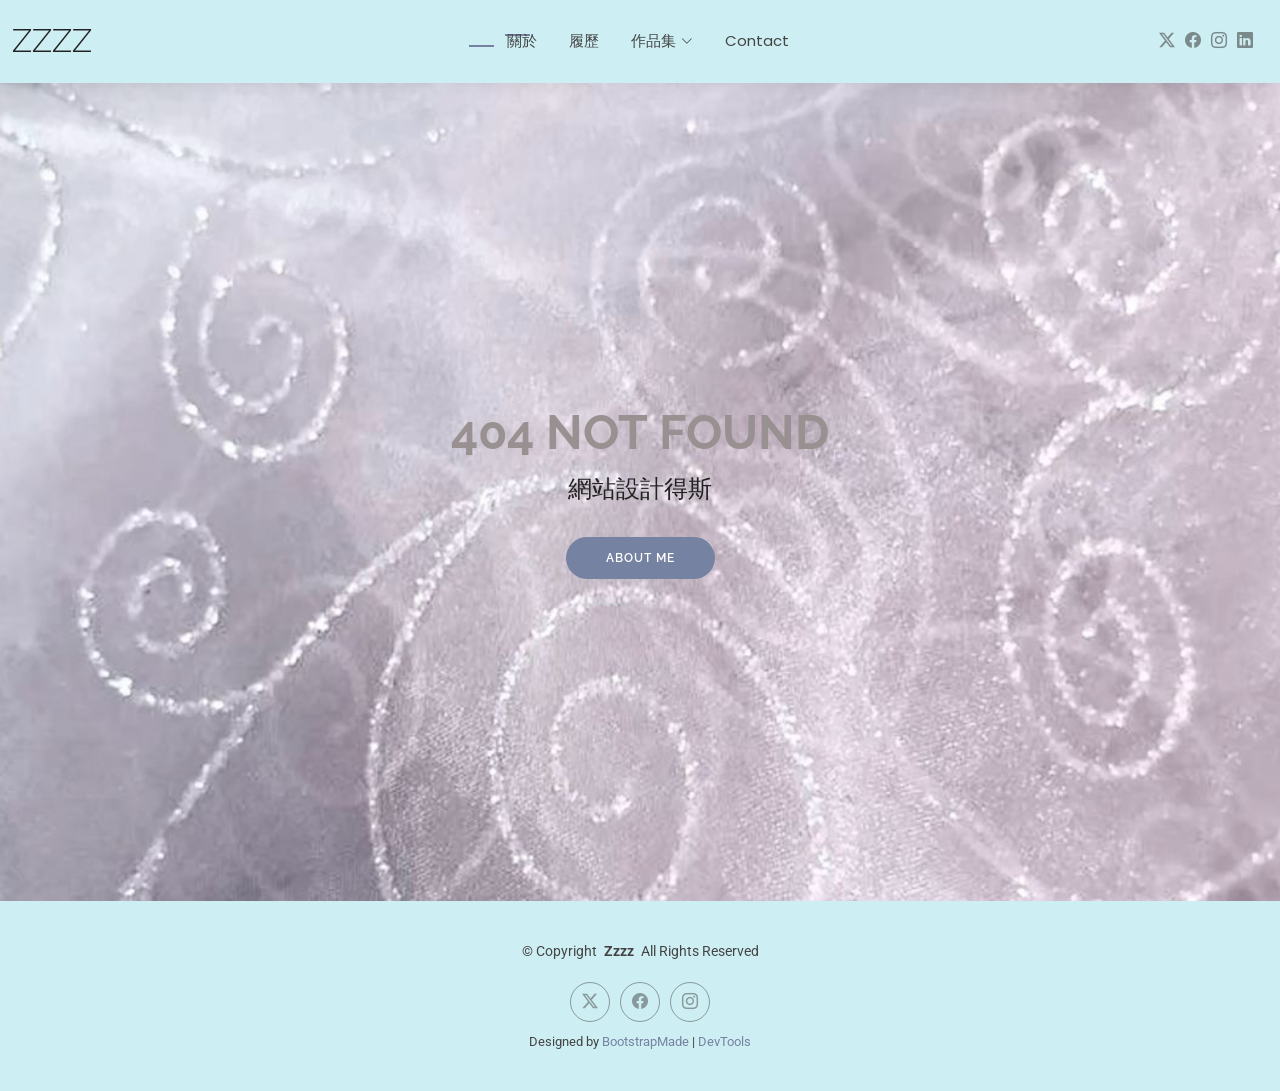
<file: index.html>
<!DOCTYPE html>
<html lang="zh-Hant">

<head>
  <meta charset="utf-8">
  <meta content="width=device-width, initial-scale=1.0" name="viewport">
  <title>HELLO-  HELLO</title>
  <meta name="description" content="">
  <meta name="keywords" content="">

  <!-- Favicons -->
  <link href="assets/img/favicon.png" rel="icon">
  <link href="assets/img/apple-touch-icon.png" rel="apple-touch-icon">

  <!-- Fonts -->
  <link href="https://fonts.googleapis.com" rel="preconnect">
  <link href="https://fonts.gstatic.com" rel="preconnect" crossorigin>
  <link href="https://fonts.googleapis.com/css2?family=Roboto:ital,wght@0,100;0,300;0,400;0,500;0,700;0,900;1,100;1,300;1,400;1,500;1,700;1,900&family=Poppins:ital,wght@0,100;0,200;0,300;0,400;0,500;0,600;0,700;0,800;0,900;1,100;1,200;1,300;1,400;1,500;1,600;1,700;1,800;1,900&family=Raleway:ital,wght@0,100;0,200;0,300;0,400;0,500;0,600;0,700;0,800;0,900;1,100;1,200;1,300;1,400;1,500;1,600;1,700;1,800;1,900&display=swap" rel="stylesheet">

  <!-- Vendor CSS Files -->
  <link href="assets/vendor/bootstrap/css/bootstrap.min.css" rel="stylesheet">
  <link href="assets/vendor/bootstrap-icons/bootstrap-icons.css" rel="stylesheet">
  <link href="assets/vendor/aos/aos.css" rel="stylesheet">
  <link href="assets/vendor/swiper/swiper-bundle.min.css" rel="stylesheet">
  <link href="assets/vendor/glightbox/css/glightbox.min.css" rel="stylesheet">

  <!-- Main CSS File -->
  <link href="assets/css/main.css" rel="stylesheet">

  <!-- =======================================================
  * Template Name: Kelly
  * Template URL: https://bootstrapmade.com/kelly-free-bootstrap-cv-resume-html-template/
  * Updated: Aug 07 2024 with Bootstrap v5.3.3
  * Author: BootstrapMade.com
  * License: https://bootstrapmade.com/license/
  ======================================================== -->
</head>

<body class="index-page">

 
 
  <header id="header" class="header d-flex align-items-center light-background sticky-top">
    <div class="container-fluid position-relative d-flex align-items-center justify-content-between">

      <a href="index.html" class="logo d-flex align-items-center me-auto me-xl-0">
        <!-- Uncomment the line below if you also wish to use an image logo -->
        <!-- <img src="assets/img/logo.png" alt=""> -->
        <h1 class="sitename">Zzzz</h1>
      </a>

      <nav id="navmenu" class="navmenu">
        <ul>
          <li><a href="index.html" class="active"首頁</a></li>
          <li><a href="about.html">關於</a></li>
          <li><a href="resume.html">履歷</a></li>
          <!-- <li><a href="services.html">技能</a></li> -->
          <li class="dropdown"><a href="#"></span>作品集 <i class="bi bi-chevron-down toggle-dropdown"></i></a>
            <ul>
              <li><a href="#">平面設計 1</a></li>
               <li><a href="#">包裝設計 1</a></li>
              <!--<li class="dropdown"><a href="#"><span></span> <i class="bi bi-chevron-down toggle-dropdown"></i></a>
                <ul>
                   <li><a href="#">Deep Dropdown 1</a></li>
                  <li><a href="#">Deep Dropdown 2</a></li>
                  <li><a href="#">Deep Dropdown 3</a></li>
                  <li><a href="#">Deep Dropdown 4</a></li>
                  <li><a href="#">Deep Dropdown 5</a></li>
                </ul>
              </li>-->
             <!-- <li><a href="#">Dropdown 2</a></li>
              <li><a href="#">Dropdown 3</a></li>
              <li><a href="#">Dropdown 4</a></li>-->
            </ul>
          </li>
          <li><a href="contact.html">Contact</a></li>
        </ul>
        <i class="mobile-nav-toggle d-xl-none bi bi-list"></i>
      </nav>

      <div class="header-social-links">
        <a href="#" class="twitter"><i class="bi bi-twitter-x"></i></a>
        <a href="https://www.facebook.com/?locale=zh_TW" class="facebook" target="_blank"><i class="bi bi-facebook"></i></a>
        <a href="https://www.instagram.com/" class="instagram" target="_blank"><i class="bi bi-instagram"></i></a>
        <a href="#" class="linkedin"><i class="bi bi-linkedin"></i></a>
      </div>

    </div>
  </header>

  <main class="main">

    <!-- Hero Section -->
    <section id="hero" class="hero section">

      <img src="assets/img/hero-bg.webp" alt="" data-aos="fade-in">

      <div class="container text-center" data-aos="zoom-out" data-aos-delay="100">
        <div class="row justify-content-center">
          <div class="col-lg-8">
            <h2>404 NOT FOUND</h2>
            <p>網站設計得斯</p>
            <a href="about.html" class="btn-get-started">About Me</a>
          </div>
        </div>
      </div>

    </section><!-- /Hero Section -->

  </main>

  <footer id="footer" class="footer light-background">

    <div class="container">
      <div class="copyright text-center ">
        <p>© <span>Copyright</span> <strong class="px-1 sitename">Zzzz</strong> <span>All Rights Reserved<br></span></p>
      </div>
      <div class="social-links d-flex justify-content-center">
        <a href=""><i class="bi bi-twitter-x"></i></a>
        <a href="https://www.facebook.com/?locale=zh_TW"><i class="bi bi-facebook"target="_blank"></i></a>
        <a href="https://www.instagram.com/" ><i class="bi bi-instagram" target="_blank"></i></a>
        <!-- <a href=""><i class="bi bi-linkedin"></i></a>-->
      </div>
      <div class="credits">
        <!-- All the links in the footer should remain intact. -->
        <!-- You can delete the links only if you've purchased the pro version. -->
        <!-- Licensing information: https://bootstrapmade.com/license/ -->
        <!-- Purchase the pro version with working PHP/AJAX contact form: [buy-url] -->
        Designed by <a href="https://bootstrapmade.com/">BootstrapMade</a> | <a href="https://bootstrapmade.com/tools/">DevTools</a>
      </div>
    </div>

  </footer>

  <!-- Scroll Top -->
  <a href="#" id="scroll-top" class="scroll-top d-flex align-items-center justify-content-center"><i class="bi bi-arrow-up-short"></i></a>

  <!-- Preloader -->
  <div id="preloader"></div>

  <!-- Vendor JS Files -->
  <script src="assets/vendor/bootstrap/js/bootstrap.bundle.min.js"></script>
  <script src="assets/vendor/php-email-form/validate.js"></script>
  <script src="assets/vendor/aos/aos.js"></script>
  <script src="assets/vendor/waypoints/noframework.waypoints.js"></script>
  <script src="assets/vendor/purecounter/purecounter_vanilla.js"></script>
  <script src="assets/vendor/swiper/swiper-bundle.min.js"></script>
  <script src="assets/vendor/glightbox/js/glightbox.min.js"></script>
  <script src="assets/vendor/imagesloaded/imagesloaded.pkgd.min.js"></script>
  <script src="assets/vendor/isotope-layout/isotope.pkgd.min.js"></script>

  <!-- Main JS File -->
  <script src="assets/js/main.js"></script>

</body>

</html>
</file>
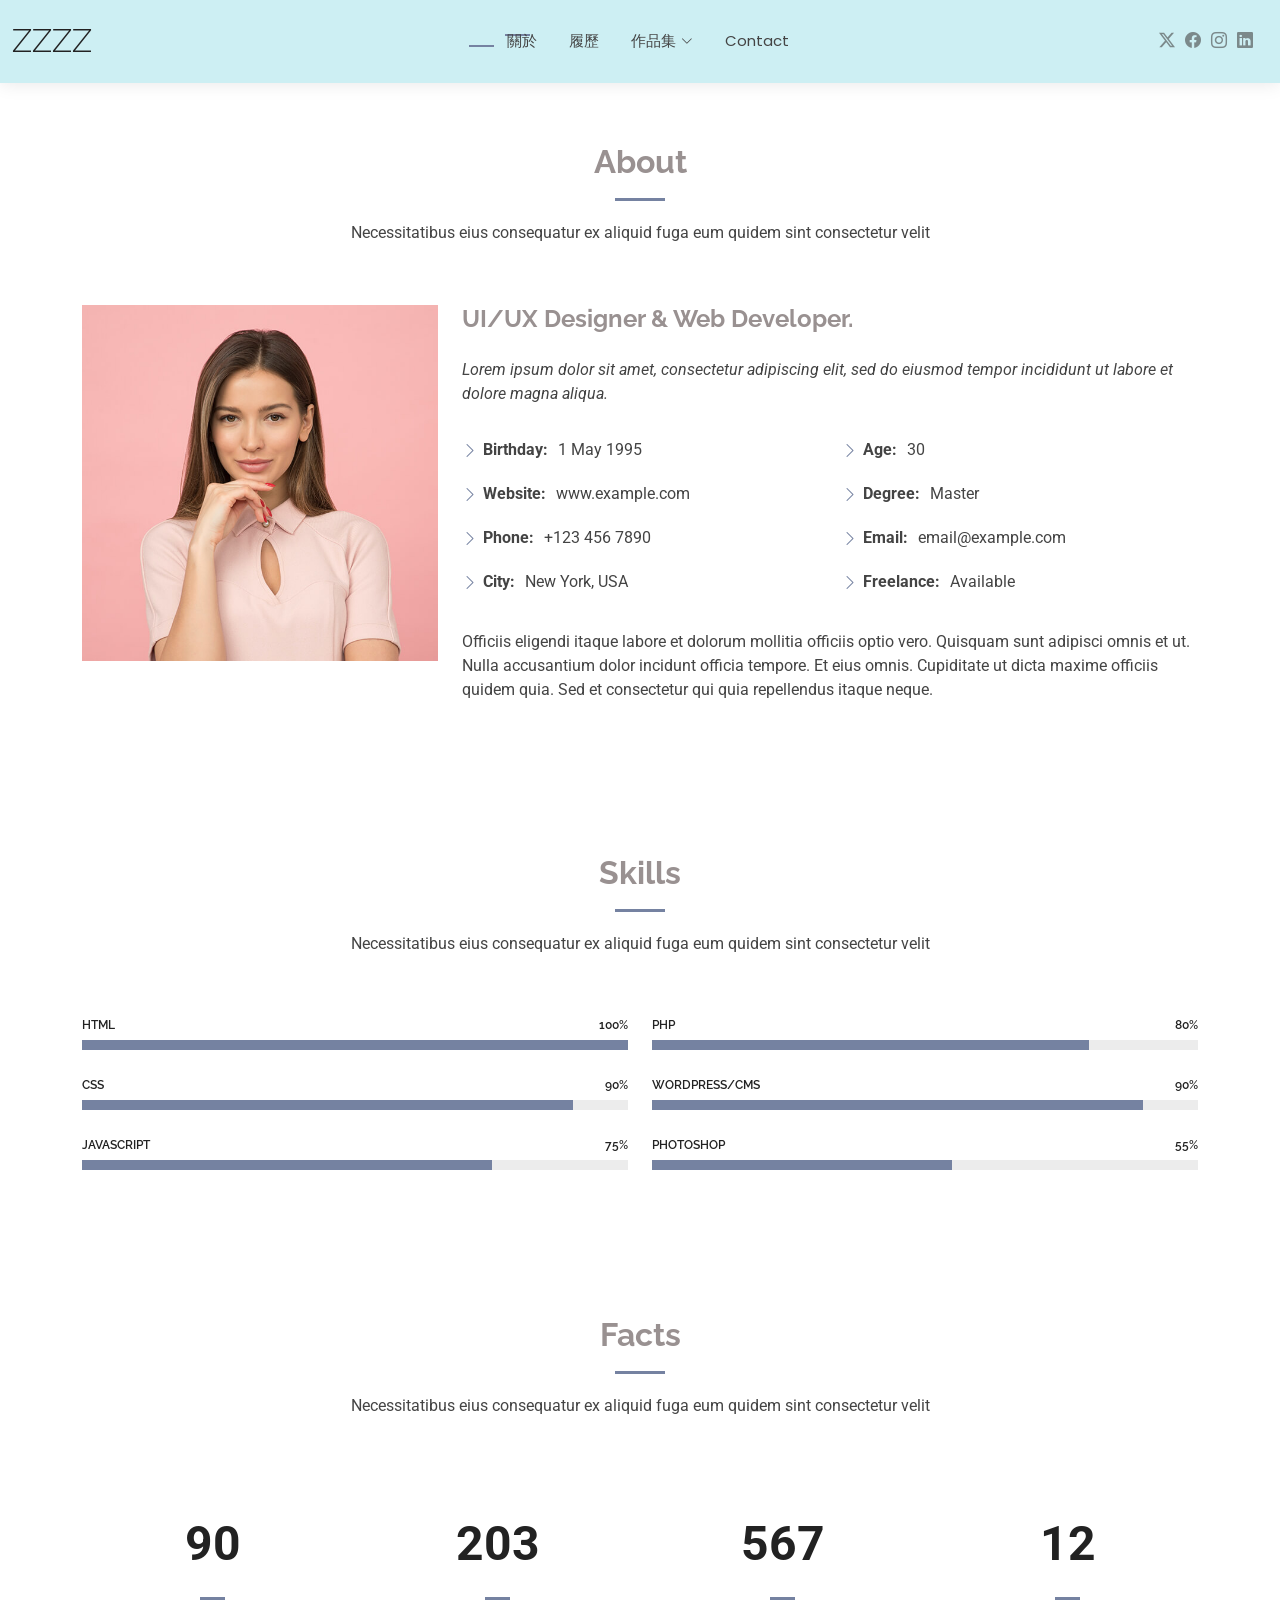
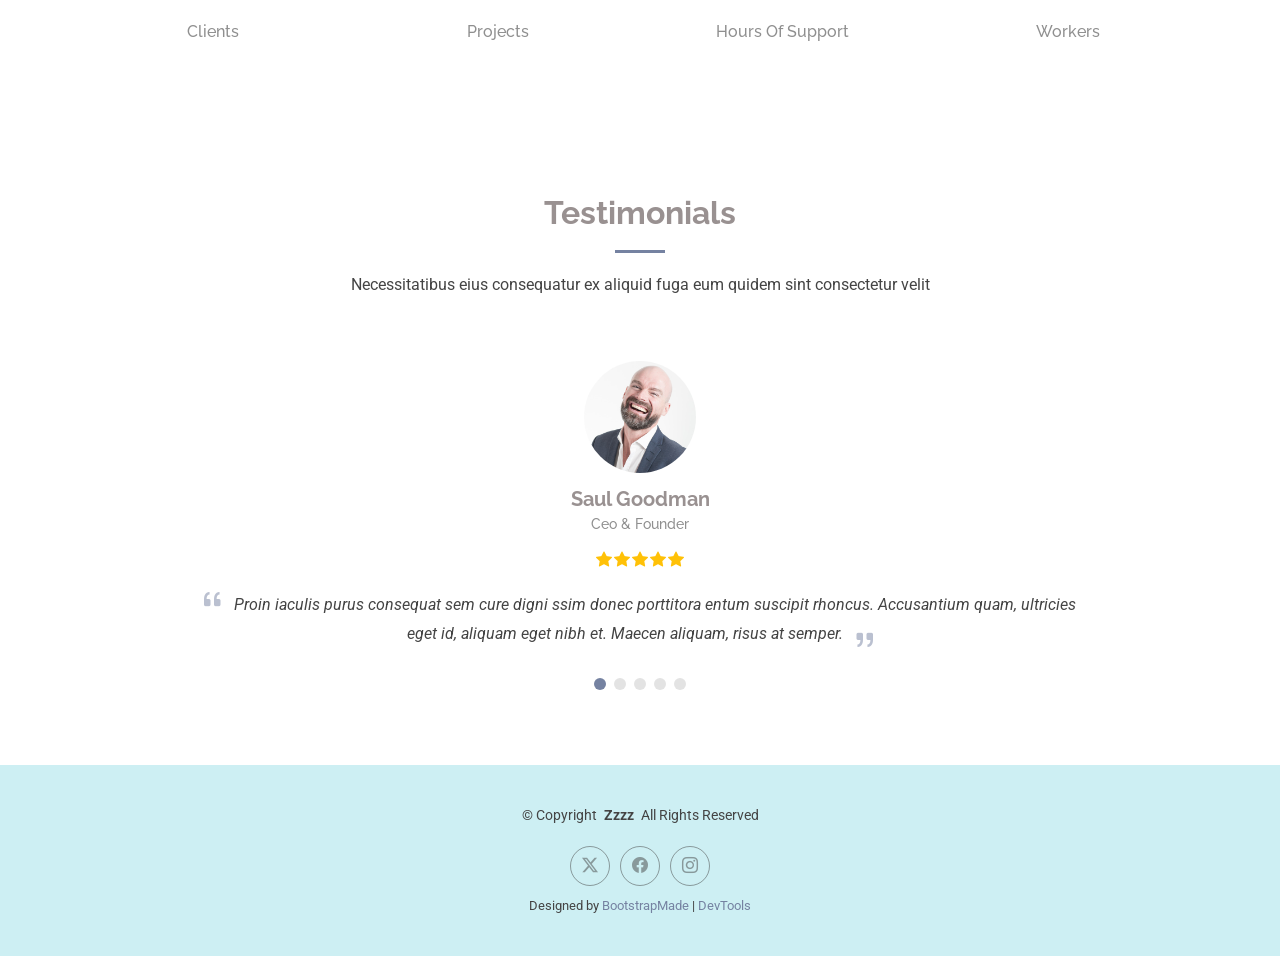
<file: about.html>
<!DOCTYPE html>
<html lang="en">

<head>
  <meta charset="utf-8">
  <meta content="width=device-width, initial-scale=1.0" name="viewport">
  <title>About - Kelly Bootstrap Template</title>
  <meta name="description" content="">
  <meta name="keywords" content="">

  <!-- Favicons -->
  <link href="assets/img/favicon.png" rel="icon">
  <link href="assets/img/apple-touch-icon.png" rel="apple-touch-icon">

  <!-- Fonts -->
  <link href="https://fonts.googleapis.com" rel="preconnect">
  <link href="https://fonts.gstatic.com" rel="preconnect" crossorigin>
  <link href="https://fonts.googleapis.com/css2?family=Roboto:ital,wght@0,100;0,300;0,400;0,500;0,700;0,900;1,100;1,300;1,400;1,500;1,700;1,900&family=Poppins:ital,wght@0,100;0,200;0,300;0,400;0,500;0,600;0,700;0,800;0,900;1,100;1,200;1,300;1,400;1,500;1,600;1,700;1,800;1,900&family=Raleway:ital,wght@0,100;0,200;0,300;0,400;0,500;0,600;0,700;0,800;0,900;1,100;1,200;1,300;1,400;1,500;1,600;1,700;1,800;1,900&display=swap" rel="stylesheet">

  <!-- Vendor CSS Files -->
  <link href="assets/vendor/bootstrap/css/bootstrap.min.css" rel="stylesheet">
  <link href="assets/vendor/bootstrap-icons/bootstrap-icons.css" rel="stylesheet">
  <link href="assets/vendor/aos/aos.css" rel="stylesheet">
  <link href="assets/vendor/swiper/swiper-bundle.min.css" rel="stylesheet">
  <link href="assets/vendor/glightbox/css/glightbox.min.css" rel="stylesheet">

  <!-- Main CSS File -->
  <link href="assets/css/main.css" rel="stylesheet">

  <!-- =======================================================
  * Template Name: Kelly
  * Template URL: https://bootstrapmade.com/kelly-free-bootstrap-cv-resume-html-template/
  * Updated: Aug 07 2024 with Bootstrap v5.3.3
  * Author: BootstrapMade.com
  * License: https://bootstrapmade.com/license/
  ======================================================== -->
</head>

<body class="about-page">

  
  <header id="header" class="header d-flex align-items-center light-background sticky-top">
    <div class="container-fluid position-relative d-flex align-items-center justify-content-between">

      <a href="index.html" class="logo d-flex align-items-center me-auto me-xl-0">
        <!-- Uncomment the line below if you also wish to use an image logo -->
        <!-- <img src="assets/img/logo.png" alt=""> -->
        <h1 class="sitename">Zzzz</h1>
      </a>

      <nav id="navmenu" class="navmenu">
        <ul>
          <li><a href="index.html" class="active"首頁</a></li>
          <li><a href="about.html">關於</a></li>
          <li><a href="resume.html">履歷</a></li>
          <!-- <li><a href="services.html">技能</a></li> -->
          <li class="dropdown"><a href="#"></span>作品集 <i class="bi bi-chevron-down toggle-dropdown"></i></a>
            <ul>
              <li><a href="#">平面設計 1</a></li>
               <li><a href="#">包裝設計 1</a></li>
              <!--<li class="dropdown"><a href="#"><span></span> <i class="bi bi-chevron-down toggle-dropdown"></i></a>
                <ul>
                   <li><a href="#">Deep Dropdown 1</a></li>
                  <li><a href="#">Deep Dropdown 2</a></li>
                  <li><a href="#">Deep Dropdown 3</a></li>
                  <li><a href="#">Deep Dropdown 4</a></li>
                  <li><a href="#">Deep Dropdown 5</a></li>
                </ul>
              </li>-->
             <!-- <li><a href="#">Dropdown 2</a></li>
              <li><a href="#">Dropdown 3</a></li>
              <li><a href="#">Dropdown 4</a></li>-->
            </ul>
          </li>
          <li><a href="contact.html">Contact</a></li>
        </ul>
        <i class="mobile-nav-toggle d-xl-none bi bi-list"></i>
      </nav>

      <div class="header-social-links">
        <a href="#" class="twitter"><i class="bi bi-twitter-x"></i></a>
        <a href="https://www.facebook.com/?locale=zh_TW" class="facebook" target="_blank"><i class="bi bi-facebook"></i></a>
        <a href="https://www.instagram.com/" class="instagram" target="_blank"><i class="bi bi-instagram"></i></a>
        <a href="#" class="linkedin"><i class="bi bi-linkedin"></i></a>
      </div>

    </div>
  </header>

  <main class="main">

    <!-- About Section -->
    <section id="about" class="about section">

      <!-- Section Title -->
      <div class="container section-title" data-aos="fade-up">
        <h2>About</h2>
        <p>Necessitatibus eius consequatur ex aliquid fuga eum quidem sint consectetur velit</p>
      </div><!-- End Section Title -->

      <div class="container" data-aos="fade-up" data-aos-delay="100">

        <div class="row gy-4 justify-content-center">
          <div class="col-lg-4">
            <img src="assets/img/profile-img.jpg" class="img-fluid" alt="">
          </div>
          <div class="col-lg-8 content">
            <h2>UI/UX Designer &amp; Web Developer.</h2>
            <p class="fst-italic py-3">
              Lorem ipsum dolor sit amet, consectetur adipiscing elit, sed do eiusmod tempor incididunt ut labore et dolore
              magna aliqua.
            </p>
            <div class="row">
              <div class="col-lg-6">
                <ul>
                  <li><i class="bi bi-chevron-right"></i> <strong>Birthday:</strong> <span>1 May 1995</span></li>
                  <li><i class="bi bi-chevron-right"></i> <strong>Website:</strong> <span>www.example.com</span></li>
                  <li><i class="bi bi-chevron-right"></i> <strong>Phone:</strong> <span>+123 456 7890</span></li>
                  <li><i class="bi bi-chevron-right"></i> <strong>City:</strong> <span>New York, USA</span></li>
                </ul>
              </div>
              <div class="col-lg-6">
                <ul>
                  <li><i class="bi bi-chevron-right"></i> <strong>Age:</strong> <span>30</span></li>
                  <li><i class="bi bi-chevron-right"></i> <strong>Degree:</strong> <span>Master</span></li>
                  <li><i class="bi bi-chevron-right"></i> <strong>Email:</strong> <span>email@example.com</span></li>
                  <li><i class="bi bi-chevron-right"></i> <strong>Freelance:</strong> <span>Available</span></li>
                </ul>
              </div>
            </div>
            <p class="py-3">
              Officiis eligendi itaque labore et dolorum mollitia officiis optio vero. Quisquam sunt adipisci omnis et ut. Nulla accusantium dolor incidunt officia tempore. Et eius omnis.
              Cupiditate ut dicta maxime officiis quidem quia. Sed et consectetur qui quia repellendus itaque neque.
            </p>
          </div>
        </div>

      </div>

    </section><!-- /About Section -->

    <!-- Skills Section -->
    <section id="skills" class="skills section">

      <!-- Section Title -->
      <div class="container section-title" data-aos="fade-up">
        <h2>Skills</h2>
        <p>Necessitatibus eius consequatur ex aliquid fuga eum quidem sint consectetur velit</p>
      </div><!-- End Section Title -->

      <div class="container" data-aos="fade-up" data-aos-delay="100">

        <div class="row skills-content skills-animation">

          <div class="col-lg-6">

            <div class="progress">
              <span class="skill"><span>HTML</span> <i class="val">100%</i></span>
              <div class="progress-bar-wrap">
                <div class="progress-bar" role="progressbar" aria-valuenow="100" aria-valuemin="0" aria-valuemax="100"></div>
              </div>
            </div><!-- End Skills Item -->

            <div class="progress">
              <span class="skill"><span>CSS</span> <i class="val">90%</i></span>
              <div class="progress-bar-wrap">
                <div class="progress-bar" role="progressbar" aria-valuenow="90" aria-valuemin="0" aria-valuemax="100"></div>
              </div>
            </div><!-- End Skills Item -->

            <div class="progress">
              <span class="skill"><span>JavaScript</span> <i class="val">75%</i></span>
              <div class="progress-bar-wrap">
                <div class="progress-bar" role="progressbar" aria-valuenow="75" aria-valuemin="0" aria-valuemax="100"></div>
              </div>
            </div><!-- End Skills Item -->

          </div>

          <div class="col-lg-6">

            <div class="progress">
              <span class="skill"><span>PHP</span> <i class="val">80%</i></span>
              <div class="progress-bar-wrap">
                <div class="progress-bar" role="progressbar" aria-valuenow="80" aria-valuemin="0" aria-valuemax="100"></div>
              </div>
            </div><!-- End Skills Item -->

            <div class="progress">
              <span class="skill"><span>WordPress/CMS</span> <i class="val">90%</i></span>
              <div class="progress-bar-wrap">
                <div class="progress-bar" role="progressbar" aria-valuenow="90" aria-valuemin="0" aria-valuemax="100"></div>
              </div>
            </div><!-- End Skills Item -->

            <div class="progress">
              <span class="skill"><span>Photoshop</span> <i class="val">55%</i></span>
              <div class="progress-bar-wrap">
                <div class="progress-bar" role="progressbar" aria-valuenow="55" aria-valuemin="0" aria-valuemax="100"></div>
              </div>
            </div><!-- End Skills Item -->

          </div>

        </div>

      </div>

    </section><!-- /Skills Section -->

    <!-- Stats Section -->
    <section id="stats" class="stats section">

      <!-- Section Title -->
      <div class="container section-title" data-aos="fade-up">
        <h2>Facts</h2>
        <p>Necessitatibus eius consequatur ex aliquid fuga eum quidem sint consectetur velit</p>
      </div><!-- End Section Title -->

      <div class="container" data-aos="fade-up" data-aos-delay="100">

        <div class="row gy-4">

          <div class="col-lg-3 col-md-6">
            <div class="stats-item text-center w-100 h-100">
              <span data-purecounter-start="0" data-purecounter-end="232" data-purecounter-duration="1" class="purecounter"></span>
              <p>Clients</p>
            </div>
          </div><!-- End Stats Item -->

          <div class="col-lg-3 col-md-6">
            <div class="stats-item text-center w-100 h-100">
              <span data-purecounter-start="0" data-purecounter-end="521" data-purecounter-duration="1" class="purecounter"></span>
              <p>Projects</p>
            </div>
          </div><!-- End Stats Item -->

          <div class="col-lg-3 col-md-6">
            <div class="stats-item text-center w-100 h-100">
              <span data-purecounter-start="0" data-purecounter-end="1453" data-purecounter-duration="1" class="purecounter"></span>
              <p>Hours Of Support</p>
            </div>
          </div><!-- End Stats Item -->

          <div class="col-lg-3 col-md-6">
            <div class="stats-item text-center w-100 h-100">
              <span data-purecounter-start="0" data-purecounter-end="32" data-purecounter-duration="1" class="purecounter"></span>
              <p>Workers</p>
            </div>
          </div><!-- End Stats Item -->

        </div>

      </div>

    </section><!-- /Stats Section -->

    <!-- Testimonials Section -->
    <section id="testimonials" class="testimonials section">

      <!-- Section Title -->
      <div class="container section-title" data-aos="fade-up">
        <h2>Testimonials</h2>
        <p>Necessitatibus eius consequatur ex aliquid fuga eum quidem sint consectetur velit</p>
      </div><!-- End Section Title -->

      <div class="container" data-aos="fade-up" data-aos-delay="100">

        <div class="swiper init-swiper">
          <script type="application/json" class="swiper-config">
            {
              "loop": true,
              "speed": 600,
              "autoplay": {
                "delay": 5000
              },
              "slidesPerView": "auto",
              "pagination": {
                "el": ".swiper-pagination",
                "type": "bullets",
                "clickable": true
              }
            }
          </script>
          <div class="swiper-wrapper">

            <div class="swiper-slide">
              <div class="testimonial-item">
                <img src="assets/img/testimonials/testimonials-1.jpg" class="testimonial-img" alt="">
                <h3>Saul Goodman</h3>
                <h4>Ceo &amp; Founder</h4>
                <div class="stars">
                  <i class="bi bi-star-fill"></i><i class="bi bi-star-fill"></i><i class="bi bi-star-fill"></i><i class="bi bi-star-fill"></i><i class="bi bi-star-fill"></i>
                </div>
                <p>
                  <i class="bi bi-quote quote-icon-left"></i>
                  <span>Proin iaculis purus consequat sem cure digni ssim donec porttitora entum suscipit rhoncus. Accusantium quam, ultricies eget id, aliquam eget nibh et. Maecen aliquam, risus at semper.</span>
                  <i class="bi bi-quote quote-icon-right"></i>
                </p>
              </div>
            </div><!-- End testimonial item -->

            <div class="swiper-slide">
              <div class="testimonial-item">
                <img src="assets/img/testimonials/testimonials-2.jpg" class="testimonial-img" alt="">
                <h3>Sara Wilsson</h3>
                <h4>Designer</h4>
                <div class="stars">
                  <i class="bi bi-star-fill"></i><i class="bi bi-star-fill"></i><i class="bi bi-star-fill"></i><i class="bi bi-star-fill"></i><i class="bi bi-star-fill"></i>
                </div>
                <p>
                  <i class="bi bi-quote quote-icon-left"></i>
                  <span>Export tempor illum tamen malis malis eram quae irure esse labore quem cillum quid cillum eram malis quorum velit fore eram velit sunt aliqua noster fugiat irure amet legam anim culpa.</span>
                  <i class="bi bi-quote quote-icon-right"></i>
                </p>
              </div>
            </div><!-- End testimonial item -->

            <div class="swiper-slide">
              <div class="testimonial-item">
                <img src="assets/img/testimonials/testimonials-3.jpg" class="testimonial-img" alt="">
                <h3>Jena Karlis</h3>
                <h4>Store Owner</h4>
                <div class="stars">
                  <i class="bi bi-star-fill"></i><i class="bi bi-star-fill"></i><i class="bi bi-star-fill"></i><i class="bi bi-star-fill"></i><i class="bi bi-star-fill"></i>
                </div>
                <p>
                  <i class="bi bi-quote quote-icon-left"></i>
                  <span>Enim nisi quem export duis labore cillum quae magna enim sint quorum nulla quem veniam duis minim tempor labore quem eram duis noster aute amet eram fore quis sint minim.</span>
                  <i class="bi bi-quote quote-icon-right"></i>
                </p>
              </div>
            </div><!-- End testimonial item -->

            <div class="swiper-slide">
              <div class="testimonial-item">
                <img src="assets/img/testimonials/testimonials-4.jpg" class="testimonial-img" alt="">
                <h3>Matt Brandon</h3>
                <h4>Freelancer</h4>
                <div class="stars">
                  <i class="bi bi-star-fill"></i><i class="bi bi-star-fill"></i><i class="bi bi-star-fill"></i><i class="bi bi-star-fill"></i><i class="bi bi-star-fill"></i>
                </div>
                <p>
                  <i class="bi bi-quote quote-icon-left"></i>
                  <span>Fugiat enim eram quae cillum dolore dolor amet nulla culpa multos export minim fugiat minim velit minim dolor enim duis veniam ipsum anim magna sunt elit fore quem dolore labore illum veniam.</span>
                  <i class="bi bi-quote quote-icon-right"></i>
                </p>
              </div>
            </div><!-- End testimonial item -->

            <div class="swiper-slide">
              <div class="testimonial-item">
                <img src="assets/img/testimonials/testimonials-5.jpg" class="testimonial-img" alt="">
                <h3>John Larson</h3>
                <h4>Entrepreneur</h4>
                <div class="stars">
                  <i class="bi bi-star-fill"></i><i class="bi bi-star-fill"></i><i class="bi bi-star-fill"></i><i class="bi bi-star-fill"></i><i class="bi bi-star-fill"></i>
                </div>
                <p>
                  <i class="bi bi-quote quote-icon-left"></i>
                  <span>Quis quorum aliqua sint quem legam fore sunt eram irure aliqua veniam tempor noster veniam enim culpa labore duis sunt culpa nulla illum cillum fugiat legam esse veniam culpa fore nisi cillum quid.</span>
                  <i class="bi bi-quote quote-icon-right"></i>
                </p>
              </div>
            </div><!-- End testimonial item -->

          </div>
          <div class="swiper-pagination"></div>
        </div>

      </div>

    </section><!-- /Testimonials Section -->

  </main>

   <footer id="footer" class="footer light-background">

    <div class="container">
      <div class="copyright text-center ">
        <p>© <span>Copyright</span> <strong class="px-1 sitename">Zzzz</strong> <span>All Rights Reserved<br></span></p>
      </div>
      <div class="social-links d-flex justify-content-center">
        <a href=""><i class="bi bi-twitter-x"></i></a>
        <a href="https://www.facebook.com/?locale=zh_TW"><i class="bi bi-facebook"target="_blank"></i></a>
        <a href="https://www.instagram.com/" ><i class="bi bi-instagram" target="_blank"></i></a>
        <!-- <a href=""><i class="bi bi-linkedin"></i></a>-->
      </div>
      <div class="credits">
        <!-- All the links in the footer should remain intact. -->
        <!-- You can delete the links only if you've purchased the pro version. -->
        <!-- Licensing information: https://bootstrapmade.com/license/ -->
        <!-- Purchase the pro version with working PHP/AJAX contact form: [buy-url] -->
        Designed by <a href="https://bootstrapmade.com/">BootstrapMade</a> | <a href="https://bootstrapmade.com/tools/">DevTools</a>
      </div>
    </div>

  </footer>

  <!-- Scroll Top -->
  <a href="#" id="scroll-top" class="scroll-top d-flex align-items-center justify-content-center"><i class="bi bi-arrow-up-short"></i></a>

  <!-- Preloader -->
  <div id="preloader"></div>

  <!-- Vendor JS Files -->
  <script src="assets/vendor/bootstrap/js/bootstrap.bundle.min.js"></script>
  <script src="assets/vendor/php-email-form/validate.js"></script>
  <script src="assets/vendor/aos/aos.js"></script>
  <script src="assets/vendor/waypoints/noframework.waypoints.js"></script>
  <script src="assets/vendor/purecounter/purecounter_vanilla.js"></script>
  <script src="assets/vendor/swiper/swiper-bundle.min.js"></script>
  <script src="assets/vendor/glightbox/js/glightbox.min.js"></script>
  <script src="assets/vendor/imagesloaded/imagesloaded.pkgd.min.js"></script>
  <script src="assets/vendor/isotope-layout/isotope.pkgd.min.js"></script>

  <!-- Main JS File -->
  <script src="assets/js/main.js"></script>

</body>

</html>
</file>
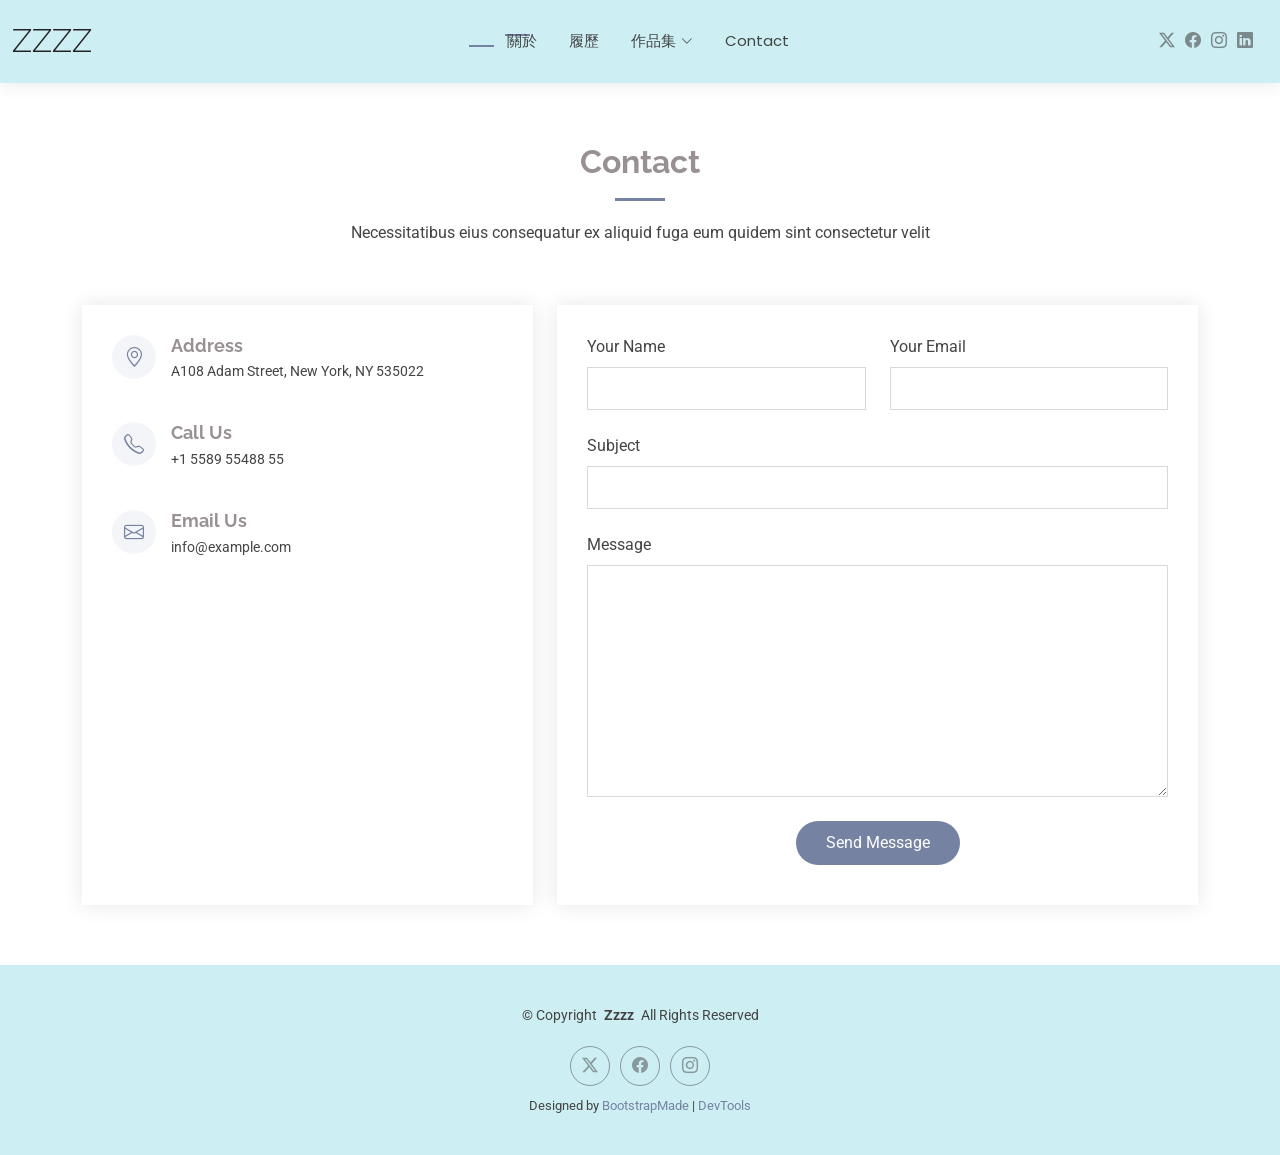
<file: contact.html>
<!DOCTYPE html>
<html lang="en">

<head>
  <meta charset="utf-8">
  <meta content="width=device-width, initial-scale=1.0" name="viewport">
  <title>Contact - Kelly Bootstrap Template</title>
  <meta name="description" content="">
  <meta name="keywords" content="">

  <!-- Favicons -->
  <link href="assets/img/favicon.png" rel="icon">
  <link href="assets/img/apple-touch-icon.png" rel="apple-touch-icon">

  <!-- Fonts -->
  <link href="https://fonts.googleapis.com" rel="preconnect">
  <link href="https://fonts.gstatic.com" rel="preconnect" crossorigin>
  <link href="https://fonts.googleapis.com/css2?family=Roboto:ital,wght@0,100;0,300;0,400;0,500;0,700;0,900;1,100;1,300;1,400;1,500;1,700;1,900&family=Poppins:ital,wght@0,100;0,200;0,300;0,400;0,500;0,600;0,700;0,800;0,900;1,100;1,200;1,300;1,400;1,500;1,600;1,700;1,800;1,900&family=Raleway:ital,wght@0,100;0,200;0,300;0,400;0,500;0,600;0,700;0,800;0,900;1,100;1,200;1,300;1,400;1,500;1,600;1,700;1,800;1,900&display=swap" rel="stylesheet">

  <!-- Vendor CSS Files -->
  <link href="assets/vendor/bootstrap/css/bootstrap.min.css" rel="stylesheet">
  <link href="assets/vendor/bootstrap-icons/bootstrap-icons.css" rel="stylesheet">
  <link href="assets/vendor/aos/aos.css" rel="stylesheet">
  <link href="assets/vendor/swiper/swiper-bundle.min.css" rel="stylesheet">
  <link href="assets/vendor/glightbox/css/glightbox.min.css" rel="stylesheet">

  <!-- Main CSS File -->
  <link href="assets/css/main.css" rel="stylesheet">

  <!-- =======================================================
  * Template Name: Kelly
  * Template URL: https://bootstrapmade.com/kelly-free-bootstrap-cv-resume-html-template/
  * Updated: Aug 07 2024 with Bootstrap v5.3.3
  * Author: BootstrapMade.com
  * License: https://bootstrapmade.com/license/
  ======================================================== -->
</head>

<body class="contact-page">

  
  <header id="header" class="header d-flex align-items-center light-background sticky-top">
    <div class="container-fluid position-relative d-flex align-items-center justify-content-between">

      <a href="index.html" class="logo d-flex align-items-center me-auto me-xl-0">
        <!-- Uncomment the line below if you also wish to use an image logo -->
        <!-- <img src="assets/img/logo.png" alt=""> -->
        <h1 class="sitename">Zzzz</h1>
      </a>

      <nav id="navmenu" class="navmenu">
        <ul>
          <li><a href="index.html" class="active"首頁</a></li>
          <li><a href="about.html">關於</a></li>
          <li><a href="resume.html">履歷</a></li>
          <!-- <li><a href="services.html">技能</a></li> -->
          <li class="dropdown"><a href="#"></span>作品集 <i class="bi bi-chevron-down toggle-dropdown"></i></a>
            <ul>
              <li><a href="#">平面設計 1</a></li>
               <li><a href="#">包裝設計 1</a></li>
              <!--<li class="dropdown"><a href="#"><span></span> <i class="bi bi-chevron-down toggle-dropdown"></i></a>
                <ul>
                   <li><a href="#">Deep Dropdown 1</a></li>
                  <li><a href="#">Deep Dropdown 2</a></li>
                  <li><a href="#">Deep Dropdown 3</a></li>
                  <li><a href="#">Deep Dropdown 4</a></li>
                  <li><a href="#">Deep Dropdown 5</a></li>
                </ul>
              </li>-->
             <!-- <li><a href="#">Dropdown 2</a></li>
              <li><a href="#">Dropdown 3</a></li>
              <li><a href="#">Dropdown 4</a></li>-->
            </ul>
          </li>
          <li><a href="contact.html">Contact</a></li>
        </ul>
        <i class="mobile-nav-toggle d-xl-none bi bi-list"></i>
      </nav>

      <div class="header-social-links">
        <a href="#" class="twitter"><i class="bi bi-twitter-x"></i></a>
        <a href="https://www.facebook.com/?locale=zh_TW" class="facebook" target="_blank"><i class="bi bi-facebook"></i></a>
        <a href="https://www.instagram.com/" class="instagram" target="_blank"><i class="bi bi-instagram"></i></a>
        <a href="#" class="linkedin"><i class="bi bi-linkedin"></i></a>
      </div>

    </div>
  </header>


  <main class="main">

    <!-- Contact Section -->
    <section id="contact" class="contact section">

      <!-- Section Title -->
      <div class="container section-title" data-aos="fade-up">
        <h2>Contact</h2>
        <p>Necessitatibus eius consequatur ex aliquid fuga eum quidem sint consectetur velit</p>
      </div><!-- End Section Title -->

      <div class="container" data-aos="fade-up" data-aos-delay="100">

        <div class="row gy-4">

          <div class="col-lg-5">

            <div class="info-wrap">
              <div class="info-item d-flex" data-aos="fade-up" data-aos-delay="200">
                <i class="bi bi-geo-alt flex-shrink-0"></i>
                <div>
                  <h3>Address</h3>
                  <p>A108 Adam Street, New York, NY 535022</p>
                </div>
              </div><!-- End Info Item -->

              <div class="info-item d-flex" data-aos="fade-up" data-aos-delay="300">
                <i class="bi bi-telephone flex-shrink-0"></i>
                <div>
                  <h3>Call Us</h3>
                  <p>+1 5589 55488 55</p>
                </div>
              </div><!-- End Info Item -->

              <div class="info-item d-flex" data-aos="fade-up" data-aos-delay="400">
                <i class="bi bi-envelope flex-shrink-0"></i>
                <div>
                  <h3>Email Us</h3>
                  <p>info@example.com</p>
                </div>
              </div><!-- End Info Item -->

              <iframe src="https://www.google.com/maps/embed?pb=!1m14!1m8!1m3!1d48389.78314118045!2d-74.006138!3d40.710059!3m2!1i1024!2i768!4f13.1!3m3!1m2!1s0x89c25a22a3bda30d%3A0xb89d1fe6bc499443!2sDowntown%20Conference%20Center!5e0!3m2!1sen!2sus!4v1676961268712!5m2!1sen!2sus" frameborder="0" style="border:0; width: 100%; height: 270px;" allowfullscreen="" loading="lazy" referrerpolicy="no-referrer-when-downgrade"></iframe>
            </div>
          </div>

          <div class="col-lg-7">
            <form action="forms/contact.php" method="post" class="php-email-form" data-aos="fade-up" data-aos-delay="200">
              <div class="row gy-4">

                <div class="col-md-6">
                  <label for="name-field" class="pb-2">Your Name</label>
                  <input type="text" name="name" id="name-field" class="form-control" required="">
                </div>

                <div class="col-md-6">
                  <label for="email-field" class="pb-2">Your Email</label>
                  <input type="email" class="form-control" name="email" id="email-field" required="">
                </div>

                <div class="col-md-12">
                  <label for="subject-field" class="pb-2">Subject</label>
                  <input type="text" class="form-control" name="subject" id="subject-field" required="">
                </div>

                <div class="col-md-12">
                  <label for="message-field" class="pb-2">Message</label>
                  <textarea class="form-control" name="message" rows="10" id="message-field" required=""></textarea>
                </div>

                <div class="col-md-12 text-center">
                  <div class="loading">Loading</div>
                  <div class="error-message"></div>
                  <div class="sent-message">Your message has been sent. Thank you!</div>

                  <button type="submit">Send Message</button>
                </div>

              </div>
            </form>
          </div><!-- End Contact Form -->

        </div>

      </div>

    </section><!-- /Contact Section -->

  </main>

   <footer id="footer" class="footer light-background">

    <div class="container">
      <div class="copyright text-center ">
        <p>© <span>Copyright</span> <strong class="px-1 sitename">Zzzz</strong> <span>All Rights Reserved<br></span></p>
      </div>
      <div class="social-links d-flex justify-content-center">
        <a href=""><i class="bi bi-twitter-x"></i></a>
        <a href="https://www.facebook.com/?locale=zh_TW"><i class="bi bi-facebook"target="_blank"></i></a>
        <a href="https://www.instagram.com/" ><i class="bi bi-instagram" target="_blank"></i></a>
        <!-- <a href=""><i class="bi bi-linkedin"></i></a>-->
      </div>
      <div class="credits">
        <!-- All the links in the footer should remain intact. -->
        <!-- You can delete the links only if you've purchased the pro version. -->
        <!-- Licensing information: https://bootstrapmade.com/license/ -->
        <!-- Purchase the pro version with working PHP/AJAX contact form: [buy-url] -->
        Designed by <a href="https://bootstrapmade.com/">BootstrapMade</a> | <a href="https://bootstrapmade.com/tools/">DevTools</a>
      </div>
    </div>

  </footer>

  <!-- Scroll Top -->
  <a href="#" id="scroll-top" class="scroll-top d-flex align-items-center justify-content-center"><i class="bi bi-arrow-up-short"></i></a>

  <!-- Preloader -->
  <div id="preloader"></div>

  <!-- Vendor JS Files -->
  <script src="assets/vendor/bootstrap/js/bootstrap.bundle.min.js"></script>
  <script src="assets/vendor/php-email-form/validate.js"></script>
  <script src="assets/vendor/aos/aos.js"></script>
  <script src="assets/vendor/waypoints/noframework.waypoints.js"></script>
  <script src="assets/vendor/purecounter/purecounter_vanilla.js"></script>
  <script src="assets/vendor/swiper/swiper-bundle.min.js"></script>
  <script src="assets/vendor/glightbox/js/glightbox.min.js"></script>
  <script src="assets/vendor/imagesloaded/imagesloaded.pkgd.min.js"></script>
  <script src="assets/vendor/isotope-layout/isotope.pkgd.min.js"></script>

  <!-- Main JS File -->
  <script src="assets/js/main.js"></script>

</body>

</html>
</file>
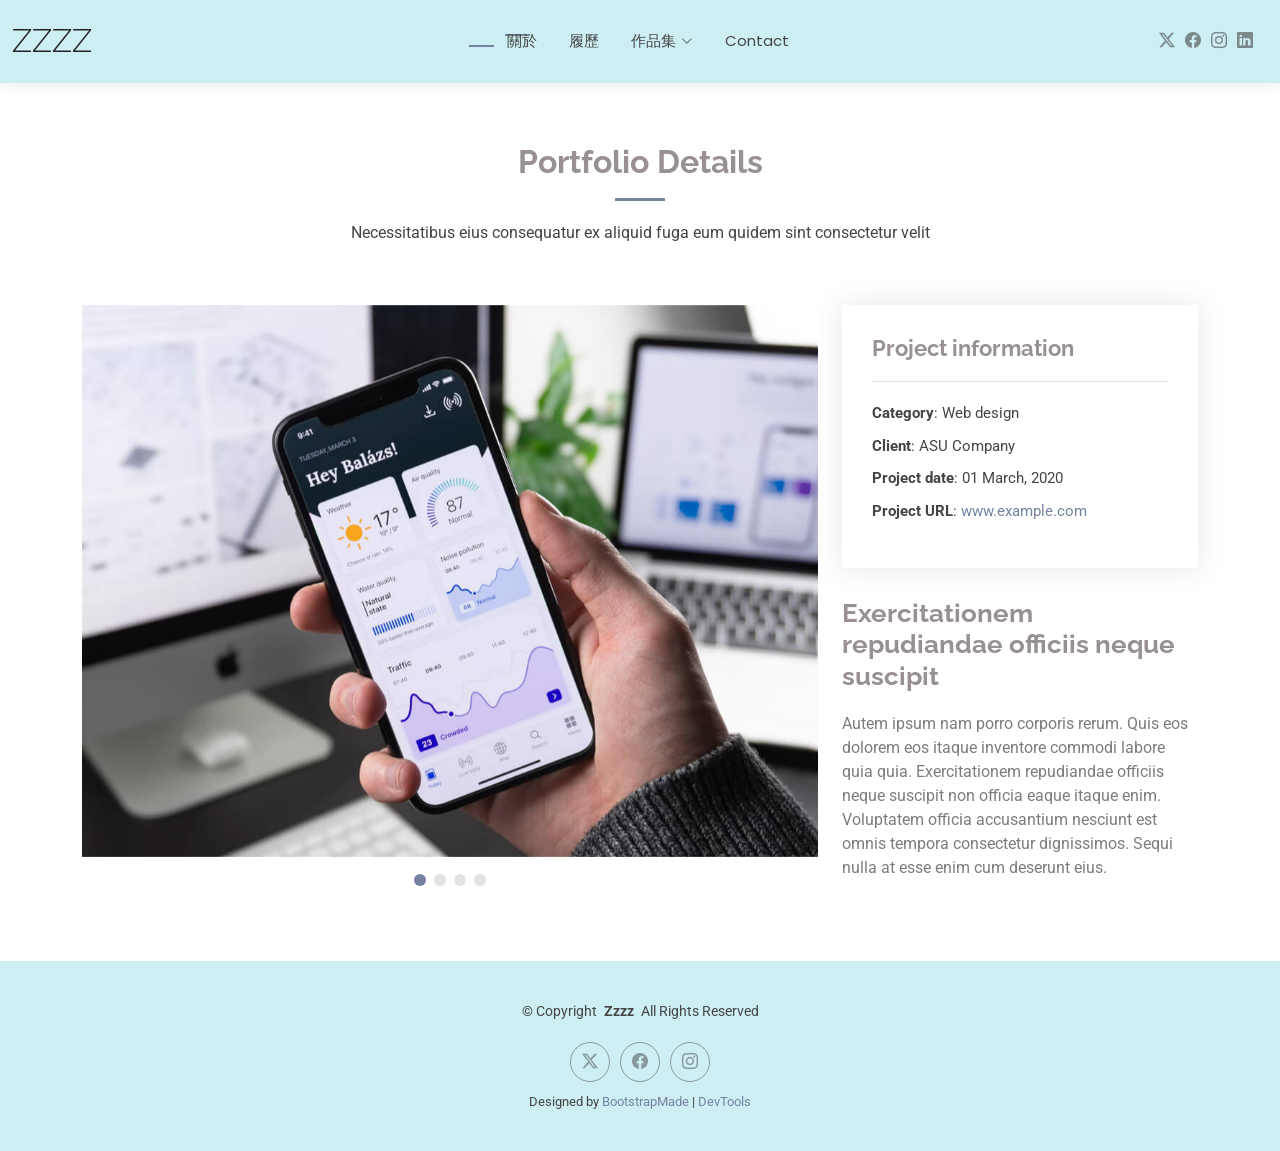
<file: portfolio-details.html>
<!DOCTYPE html>
<html lang="en">

<head>
  <meta charset="utf-8">
  <meta content="width=device-width, initial-scale=1.0" name="viewport">
  <title>Portfolio Details - Kelly Bootstrap Template</title>
  <meta name="description" content="">
  <meta name="keywords" content="">

  <!-- Favicons -->
  <link href="assets/img/favicon.png" rel="icon">
  <link href="assets/img/apple-touch-icon.png" rel="apple-touch-icon">

  <!-- Fonts -->
  <link href="https://fonts.googleapis.com" rel="preconnect">
  <link href="https://fonts.gstatic.com" rel="preconnect" crossorigin>
  <link href="https://fonts.googleapis.com/css2?family=Roboto:ital,wght@0,100;0,300;0,400;0,500;0,700;0,900;1,100;1,300;1,400;1,500;1,700;1,900&family=Poppins:ital,wght@0,100;0,200;0,300;0,400;0,500;0,600;0,700;0,800;0,900;1,100;1,200;1,300;1,400;1,500;1,600;1,700;1,800;1,900&family=Raleway:ital,wght@0,100;0,200;0,300;0,400;0,500;0,600;0,700;0,800;0,900;1,100;1,200;1,300;1,400;1,500;1,600;1,700;1,800;1,900&display=swap" rel="stylesheet">

  <!-- Vendor CSS Files -->
  <link href="assets/vendor/bootstrap/css/bootstrap.min.css" rel="stylesheet">
  <link href="assets/vendor/bootstrap-icons/bootstrap-icons.css" rel="stylesheet">
  <link href="assets/vendor/aos/aos.css" rel="stylesheet">
  <link href="assets/vendor/swiper/swiper-bundle.min.css" rel="stylesheet">
  <link href="assets/vendor/glightbox/css/glightbox.min.css" rel="stylesheet">

  <!-- Main CSS File -->
  <link href="assets/css/main.css" rel="stylesheet">

  <!-- =======================================================
  * Template Name: Kelly
  * Template URL: https://bootstrapmade.com/kelly-free-bootstrap-cv-resume-html-template/
  * Updated: Aug 07 2024 with Bootstrap v5.3.3
  * Author: BootstrapMade.com
  * License: https://bootstrapmade.com/license/
  ======================================================== -->
</head>

<body class="portfolio-details-page">


 
 
  <header id="header" class="header d-flex align-items-center light-background sticky-top">
    <div class="container-fluid position-relative d-flex align-items-center justify-content-between">

      <a href="index.html" class="logo d-flex align-items-center me-auto me-xl-0">
        <!-- Uncomment the line below if you also wish to use an image logo -->
        <!-- <img src="assets/img/logo.png" alt=""> -->
        <h1 class="sitename">Zzzz</h1>
      </a>

      <nav id="navmenu" class="navmenu">
        <ul>
          <li><a href="index.html" class="active"首頁</a></li>
          <li><a href="about.html">關於</a></li>
          <li><a href="resume.html">履歷</a></li>
          <!-- <li><a href="services.html">技能</a></li> -->
          <li class="dropdown"><a href="#"></span>作品集 <i class="bi bi-chevron-down toggle-dropdown"></i></a>
            <ul>
              <li><a href="#">平面設計 1</a></li>
               <li><a href="#">包裝設計 1</a></li>
              <!--<li class="dropdown"><a href="#"><span></span> <i class="bi bi-chevron-down toggle-dropdown"></i></a>
                <ul>
                   <li><a href="#">Deep Dropdown 1</a></li>
                  <li><a href="#">Deep Dropdown 2</a></li>
                  <li><a href="#">Deep Dropdown 3</a></li>
                  <li><a href="#">Deep Dropdown 4</a></li>
                  <li><a href="#">Deep Dropdown 5</a></li>
                </ul>
              </li>-->
             <!-- <li><a href="#">Dropdown 2</a></li>
              <li><a href="#">Dropdown 3</a></li>
              <li><a href="#">Dropdown 4</a></li>-->
            </ul>
          </li>
          <li><a href="contact.html">Contact</a></li>
        </ul>
        <i class="mobile-nav-toggle d-xl-none bi bi-list"></i>
      </nav>

      <div class="header-social-links">
        <a href="#" class="twitter"><i class="bi bi-twitter-x"></i></a>
        <a href="https://www.facebook.com/?locale=zh_TW" class="facebook" target="_blank"><i class="bi bi-facebook"></i></a>
        <a href="https://www.instagram.com/" class="instagram" target="_blank"><i class="bi bi-instagram"></i></a>
        <a href="#" class="linkedin"><i class="bi bi-linkedin"></i></a>
      </div>

    </div>
  </header>


  <main class="main">

    <!-- Portfolio Details Section -->
    <section id="portfolio-details" class="portfolio-details section">

      <!-- Section Title -->
      <div class="container section-title" data-aos="fade-up">
        <h2>Portfolio Details</h2>
        <p>Necessitatibus eius consequatur ex aliquid fuga eum quidem sint consectetur velit</p>
      </div><!-- End Section Title -->

      <div class="container" data-aos="fade-up" data-aos-delay="100">

        <div class="row gy-4">

          <div class="col-lg-8">
            <div class="portfolio-details-slider swiper init-swiper">

              <script type="application/json" class="swiper-config">
                {
                  "loop": true,
                  "speed": 600,
                  "autoplay": {
                    "delay": 5000
                  },
                  "slidesPerView": "auto",
                  "pagination": {
                    "el": ".swiper-pagination",
                    "type": "bullets",
                    "clickable": true
                  }
                }
              </script>

              <div class="swiper-wrapper align-items-center">

                <div class="swiper-slide">
                  <img src="assets/img/portfolio/app-1.jpg" alt="">
                </div>

                <div class="swiper-slide">
                  <img src="assets/img/portfolio/product-1.jpg" alt="">
                </div>

                <div class="swiper-slide">
                  <img src="assets/img/portfolio/branding-1.jpg" alt="">
                </div>

                <div class="swiper-slide">
                  <img src="assets/img/portfolio/books-1.jpg" alt="">
                </div>

              </div>
              <div class="swiper-pagination"></div>
            </div>
          </div>

          <div class="col-lg-4">
            <div class="portfolio-info" data-aos="fade-up" data-aos-delay="200">
              <h3>Project information</h3>
              <ul>
                <li><strong>Category</strong>: Web design</li>
                <li><strong>Client</strong>: ASU Company</li>
                <li><strong>Project date</strong>: 01 March, 2020</li>
                <li><strong>Project URL</strong>: <a href="#">www.example.com</a></li>
              </ul>
            </div>
            <div class="portfolio-description" data-aos="fade-up" data-aos-delay="300">
              <h2>Exercitationem repudiandae officiis neque suscipit</h2>
              <p>
                Autem ipsum nam porro corporis rerum. Quis eos dolorem eos itaque inventore commodi labore quia quia. Exercitationem repudiandae officiis neque suscipit non officia eaque itaque enim. Voluptatem officia accusantium nesciunt est omnis tempora consectetur dignissimos. Sequi nulla at esse enim cum deserunt eius.
              </p>
            </div>
          </div>

        </div>

      </div>

    </section><!-- /Portfolio Details Section -->

  </main>

   <footer id="footer" class="footer light-background">

    <div class="container">
      <div class="copyright text-center ">
        <p>© <span>Copyright</span> <strong class="px-1 sitename">Zzzz</strong> <span>All Rights Reserved<br></span></p>
      </div>
      <div class="social-links d-flex justify-content-center">
        <a href=""><i class="bi bi-twitter-x"></i></a>
        <a href="https://www.facebook.com/?locale=zh_TW"><i class="bi bi-facebook"target="_blank"></i></a>
        <a href="https://www.instagram.com/" ><i class="bi bi-instagram" target="_blank"></i></a>
        <!-- <a href=""><i class="bi bi-linkedin"></i></a>-->
      </div>
      <div class="credits">
        <!-- All the links in the footer should remain intact. -->
        <!-- You can delete the links only if you've purchased the pro version. -->
        <!-- Licensing information: https://bootstrapmade.com/license/ -->
        <!-- Purchase the pro version with working PHP/AJAX contact form: [buy-url] -->
        Designed by <a href="https://bootstrapmade.com/">BootstrapMade</a> | <a href="https://bootstrapmade.com/tools/">DevTools</a>
      </div>
    </div>

  </footer>

  <!-- Scroll Top -->
  <a href="#" id="scroll-top" class="scroll-top d-flex align-items-center justify-content-center"><i class="bi bi-arrow-up-short"></i></a>

  <!-- Preloader -->
  <div id="preloader"></div>

  <!-- Vendor JS Files -->
  <script src="assets/vendor/bootstrap/js/bootstrap.bundle.min.js"></script>
  <script src="assets/vendor/php-email-form/validate.js"></script>
  <script src="assets/vendor/aos/aos.js"></script>
  <script src="assets/vendor/waypoints/noframework.waypoints.js"></script>
  <script src="assets/vendor/purecounter/purecounter_vanilla.js"></script>
  <script src="assets/vendor/swiper/swiper-bundle.min.js"></script>
  <script src="assets/vendor/glightbox/js/glightbox.min.js"></script>
  <script src="assets/vendor/imagesloaded/imagesloaded.pkgd.min.js"></script>
  <script src="assets/vendor/isotope-layout/isotope.pkgd.min.js"></script>

  <!-- Main JS File -->
  <script src="assets/js/main.js"></script>

</body>

</html>
</file>
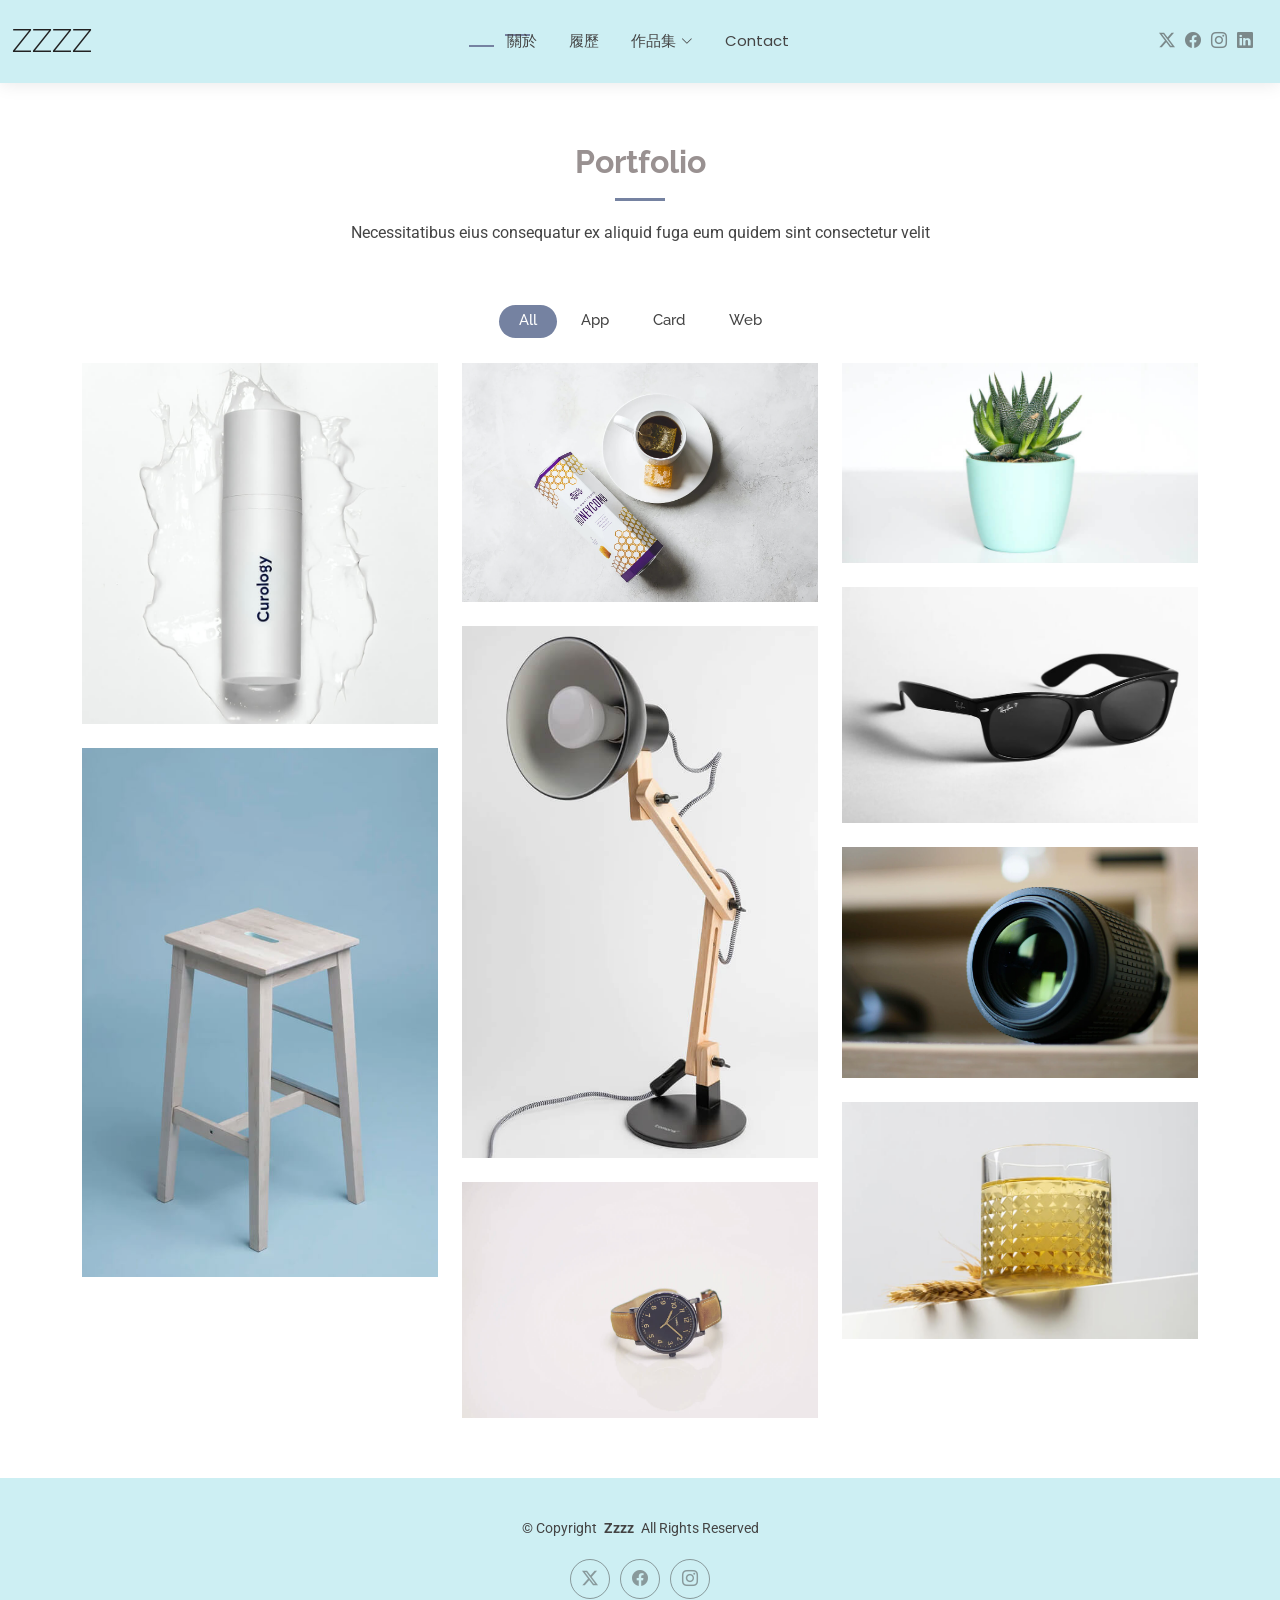
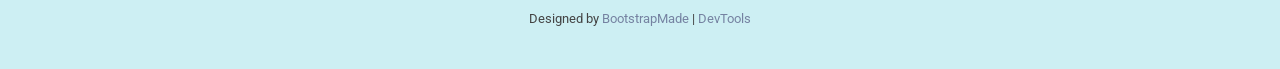
<file: portfolio.html>
<!DOCTYPE html>
<html lang="en">

<head>
  <meta charset="utf-8">
  <meta content="width=device-width, initial-scale=1.0" name="viewport">
  <title>Portfolio - Kelly Bootstrap Template</title>
  <meta name="description" content="">
  <meta name="keywords" content="">

  <!-- Favicons -->
  <link href="assets/img/favicon.png" rel="icon">
  <link href="assets/img/apple-touch-icon.png" rel="apple-touch-icon">

  <!-- Fonts -->
  <link href="https://fonts.googleapis.com" rel="preconnect">
  <link href="https://fonts.gstatic.com" rel="preconnect" crossorigin>
  <link href="https://fonts.googleapis.com/css2?family=Roboto:ital,wght@0,100;0,300;0,400;0,500;0,700;0,900;1,100;1,300;1,400;1,500;1,700;1,900&family=Poppins:ital,wght@0,100;0,200;0,300;0,400;0,500;0,600;0,700;0,800;0,900;1,100;1,200;1,300;1,400;1,500;1,600;1,700;1,800;1,900&family=Raleway:ital,wght@0,100;0,200;0,300;0,400;0,500;0,600;0,700;0,800;0,900;1,100;1,200;1,300;1,400;1,500;1,600;1,700;1,800;1,900&display=swap" rel="stylesheet">

  <!-- Vendor CSS Files -->
  <link href="assets/vendor/bootstrap/css/bootstrap.min.css" rel="stylesheet">
  <link href="assets/vendor/bootstrap-icons/bootstrap-icons.css" rel="stylesheet">
  <link href="assets/vendor/aos/aos.css" rel="stylesheet">
  <link href="assets/vendor/swiper/swiper-bundle.min.css" rel="stylesheet">
  <link href="assets/vendor/glightbox/css/glightbox.min.css" rel="stylesheet">

  <!-- Main CSS File -->
  <link href="assets/css/main.css" rel="stylesheet">

  <!-- =======================================================
  * Template Name: Kelly
  * Template URL: https://bootstrapmade.com/kelly-free-bootstrap-cv-resume-html-template/
  * Updated: Aug 07 2024 with Bootstrap v5.3.3
  * Author: BootstrapMade.com
  * License: https://bootstrapmade.com/license/
  ======================================================== -->
</head>

<body class="portfolio-page">

 
 
 
  <header id="header" class="header d-flex align-items-center light-background sticky-top">
    <div class="container-fluid position-relative d-flex align-items-center justify-content-between">

      <a href="index.html" class="logo d-flex align-items-center me-auto me-xl-0">
        <!-- Uncomment the line below if you also wish to use an image logo -->
        <!-- <img src="assets/img/logo.png" alt=""> -->
        <h1 class="sitename">Zzzz</h1>
      </a>

      <nav id="navmenu" class="navmenu">
        <ul>
          <li><a href="index.html" class="active"首頁</a></li>
          <li><a href="about.html">關於</a></li>
          <li><a href="resume.html">履歷</a></li>
          <!-- <li><a href="services.html">技能</a></li> -->
          <li class="dropdown"><a href="#"></span>作品集 <i class="bi bi-chevron-down toggle-dropdown"></i></a>
            <ul>
              <li><a href="#">平面設計 1</a></li>
               <li><a href="#">包裝設計 1</a></li>
              <!--<li class="dropdown"><a href="#"><span></span> <i class="bi bi-chevron-down toggle-dropdown"></i></a>
                <ul>
                   <li><a href="#">Deep Dropdown 1</a></li>
                  <li><a href="#">Deep Dropdown 2</a></li>
                  <li><a href="#">Deep Dropdown 3</a></li>
                  <li><a href="#">Deep Dropdown 4</a></li>
                  <li><a href="#">Deep Dropdown 5</a></li>
                </ul>
              </li>-->
             <!-- <li><a href="#">Dropdown 2</a></li>
              <li><a href="#">Dropdown 3</a></li>
              <li><a href="#">Dropdown 4</a></li>-->
            </ul>
          </li>
          <li><a href="contact.html">Contact</a></li>
        </ul>
        <i class="mobile-nav-toggle d-xl-none bi bi-list"></i>
      </nav>

      <div class="header-social-links">
        <a href="#" class="twitter"><i class="bi bi-twitter-x"></i></a>
        <a href="https://www.facebook.com/?locale=zh_TW" class="facebook" target="_blank"><i class="bi bi-facebook"></i></a>
        <a href="https://www.instagram.com/" class="instagram" target="_blank"><i class="bi bi-instagram"></i></a>
        <a href="#" class="linkedin"><i class="bi bi-linkedin"></i></a>
      </div>

    </div>
  </header>


  <main class="main">

    <!-- Portfolio Section -->
    <section id="portfolio" class="portfolio section">

      <!-- Section Title -->
      <div class="container section-title" data-aos="fade-up">
        <h2>Portfolio</h2>
        <p>Necessitatibus eius consequatur ex aliquid fuga eum quidem sint consectetur velit</p>
      </div><!-- End Section Title -->

      <div class="container">

        <div class="isotope-layout" data-default-filter="*" data-layout="masonry" data-sort="original-order">

          <ul class="portfolio-filters isotope-filters" data-aos="fade-up" data-aos-delay="100">
            <li data-filter="*" class="filter-active">All</li>
            <li data-filter=".filter-app">App</li>
            <li data-filter=".filter-product">Card</li>
            <li data-filter=".filter-branding">Web</li>
          </ul><!-- End Portfolio Filters -->

          <div class="row gy-4 isotope-container" data-aos="fade-up" data-aos-delay="200">

            <div class="col-lg-4 col-md-6 portfolio-item isotope-item filter-app">
              <img src="assets/img/masonry-portfolio/masonry-portfolio-1.jpg" class="img-fluid" alt="">
              <div class="portfolio-info">
                <h4>App 1</h4>
                <p>Lorem ipsum, dolor sit</p>
                <a href="assets/img/masonry-portfolio/masonry-portfolio-1.jpg" title="App 1" data-gallery="portfolio-gallery-app" class="glightbox preview-link"><i class="bi bi-zoom-in"></i></a>
                <a href="portfolio-details.html" title="More Details" class="details-link"><i class="bi bi-link-45deg"></i></a>
              </div>
            </div><!-- End Portfolio Item -->

            <div class="col-lg-4 col-md-6 portfolio-item isotope-item filter-product">
              <img src="assets/img/masonry-portfolio/masonry-portfolio-2.jpg" class="img-fluid" alt="">
              <div class="portfolio-info">
                <h4>Product 1</h4>
                <p>Lorem ipsum, dolor sit</p>
                <a href="assets/img/masonry-portfolio/masonry-portfolio-2.jpg" title="Product 1" data-gallery="portfolio-gallery-product" class="glightbox preview-link"><i class="bi bi-zoom-in"></i></a>
                <a href="portfolio-details.html" title="More Details" class="details-link"><i class="bi bi-link-45deg"></i></a>
              </div>
            </div><!-- End Portfolio Item -->

            <div class="col-lg-4 col-md-6 portfolio-item isotope-item filter-branding">
              <img src="assets/img/masonry-portfolio/masonry-portfolio-3.jpg" class="img-fluid" alt="">
              <div class="portfolio-info">
                <h4>Branding 1</h4>
                <p>Lorem ipsum, dolor sit</p>
                <a href="assets/img/masonry-portfolio/masonry-portfolio-3.jpg" title="Branding 1" data-gallery="portfolio-gallery-branding" class="glightbox preview-link"><i class="bi bi-zoom-in"></i></a>
                <a href="portfolio-details.html" title="More Details" class="details-link"><i class="bi bi-link-45deg"></i></a>
              </div>
            </div><!-- End Portfolio Item -->

            <div class="col-lg-4 col-md-6 portfolio-item isotope-item filter-app">
              <img src="assets/img/masonry-portfolio/masonry-portfolio-4.jpg" class="img-fluid" alt="">
              <div class="portfolio-info">
                <h4>App 2</h4>
                <p>Lorem ipsum, dolor sit</p>
                <a href="assets/img/masonry-portfolio/masonry-portfolio-4.jpg" title="App 2" data-gallery="portfolio-gallery-app" class="glightbox preview-link"><i class="bi bi-zoom-in"></i></a>
                <a href="portfolio-details.html" title="More Details" class="details-link"><i class="bi bi-link-45deg"></i></a>
              </div>
            </div><!-- End Portfolio Item -->

            <div class="col-lg-4 col-md-6 portfolio-item isotope-item filter-product">
              <img src="assets/img/masonry-portfolio/masonry-portfolio-5.jpg" class="img-fluid" alt="">
              <div class="portfolio-info">
                <h4>Product 2</h4>
                <p>Lorem ipsum, dolor sit</p>
                <a href="assets/img/masonry-portfolio/masonry-portfolio-5.jpg" title="Product 2" data-gallery="portfolio-gallery-product" class="glightbox preview-link"><i class="bi bi-zoom-in"></i></a>
                <a href="portfolio-details.html" title="More Details" class="details-link"><i class="bi bi-link-45deg"></i></a>
              </div>
            </div><!-- End Portfolio Item -->

            <div class="col-lg-4 col-md-6 portfolio-item isotope-item filter-branding">
              <img src="assets/img/masonry-portfolio/masonry-portfolio-6.jpg" class="img-fluid" alt="">
              <div class="portfolio-info">
                <h4>Branding 2</h4>
                <p>Lorem ipsum, dolor sit</p>
                <a href="assets/img/masonry-portfolio/masonry-portfolio-6.jpg" title="Branding 2" data-gallery="portfolio-gallery-branding" class="glightbox preview-link"><i class="bi bi-zoom-in"></i></a>
                <a href="portfolio-details.html" title="More Details" class="details-link"><i class="bi bi-link-45deg"></i></a>
              </div>
            </div><!-- End Portfolio Item -->

            <div class="col-lg-4 col-md-6 portfolio-item isotope-item filter-app">
              <img src="assets/img/masonry-portfolio/masonry-portfolio-7.jpg" class="img-fluid" alt="">
              <div class="portfolio-info">
                <h4>App 3</h4>
                <p>Lorem ipsum, dolor sit</p>
                <a href="assets/img/masonry-portfolio/masonry-portfolio-7.jpg" title="App 3" data-gallery="portfolio-gallery-app" class="glightbox preview-link"><i class="bi bi-zoom-in"></i></a>
                <a href="portfolio-details.html" title="More Details" class="details-link"><i class="bi bi-link-45deg"></i></a>
              </div>
            </div><!-- End Portfolio Item -->

            <div class="col-lg-4 col-md-6 portfolio-item isotope-item filter-product">
              <img src="assets/img/masonry-portfolio/masonry-portfolio-8.jpg" class="img-fluid" alt="">
              <div class="portfolio-info">
                <h4>Product 3</h4>
                <p>Lorem ipsum, dolor sit</p>
                <a href="assets/img/masonry-portfolio/masonry-portfolio-8.jpg" title="Product 3" data-gallery="portfolio-gallery-product" class="glightbox preview-link"><i class="bi bi-zoom-in"></i></a>
                <a href="portfolio-details.html" title="More Details" class="details-link"><i class="bi bi-link-45deg"></i></a>
              </div>
            </div><!-- End Portfolio Item -->

            <div class="col-lg-4 col-md-6 portfolio-item isotope-item filter-branding">
              <img src="assets/img/masonry-portfolio/masonry-portfolio-9.jpg" class="img-fluid" alt="">
              <div class="portfolio-info">
                <h4>Branding 3</h4>
                <p>Lorem ipsum, dolor sit</p>
                <a href="assets/img/masonry-portfolio/masonry-portfolio-9.jpg" title="Branding 2" data-gallery="portfolio-gallery-branding" class="glightbox preview-link"><i class="bi bi-zoom-in"></i></a>
                <a href="portfolio-details.html" title="More Details" class="details-link"><i class="bi bi-link-45deg"></i></a>
              </div>
            </div><!-- End Portfolio Item -->

          </div><!-- End Portfolio Container -->

        </div>

      </div>

    </section><!-- /Portfolio Section -->

  </main>

   <footer id="footer" class="footer light-background">

    <div class="container">
      <div class="copyright text-center ">
        <p>© <span>Copyright</span> <strong class="px-1 sitename">Zzzz</strong> <span>All Rights Reserved<br></span></p>
      </div>
      <div class="social-links d-flex justify-content-center">
        <a href=""><i class="bi bi-twitter-x"></i></a>
        <a href="https://www.facebook.com/?locale=zh_TW"><i class="bi bi-facebook"target="_blank"></i></a>
        <a href="https://www.instagram.com/" ><i class="bi bi-instagram" target="_blank"></i></a>
        <!-- <a href=""><i class="bi bi-linkedin"></i></a>-->
      </div>
      <div class="credits">
        <!-- All the links in the footer should remain intact. -->
        <!-- You can delete the links only if you've purchased the pro version. -->
        <!-- Licensing information: https://bootstrapmade.com/license/ -->
        <!-- Purchase the pro version with working PHP/AJAX contact form: [buy-url] -->
        Designed by <a href="https://bootstrapmade.com/">BootstrapMade</a> | <a href="https://bootstrapmade.com/tools/">DevTools</a>
      </div>
    </div>

  </footer>

  <!-- Scroll Top -->
  <a href="#" id="scroll-top" class="scroll-top d-flex align-items-center justify-content-center"><i class="bi bi-arrow-up-short"></i></a>

  <!-- Preloader -->
  <div id="preloader"></div>

  <!-- Vendor JS Files -->
  <script src="assets/vendor/bootstrap/js/bootstrap.bundle.min.js"></script>
  <script src="assets/vendor/php-email-form/validate.js"></script>
  <script src="assets/vendor/aos/aos.js"></script>
  <script src="assets/vendor/waypoints/noframework.waypoints.js"></script>
  <script src="assets/vendor/purecounter/purecounter_vanilla.js"></script>
  <script src="assets/vendor/swiper/swiper-bundle.min.js"></script>
  <script src="assets/vendor/glightbox/js/glightbox.min.js"></script>
  <script src="assets/vendor/imagesloaded/imagesloaded.pkgd.min.js"></script>
  <script src="assets/vendor/isotope-layout/isotope.pkgd.min.js"></script>

  <!-- Main JS File -->
  <script src="assets/js/main.js"></script>

</body>

</html>
</file>
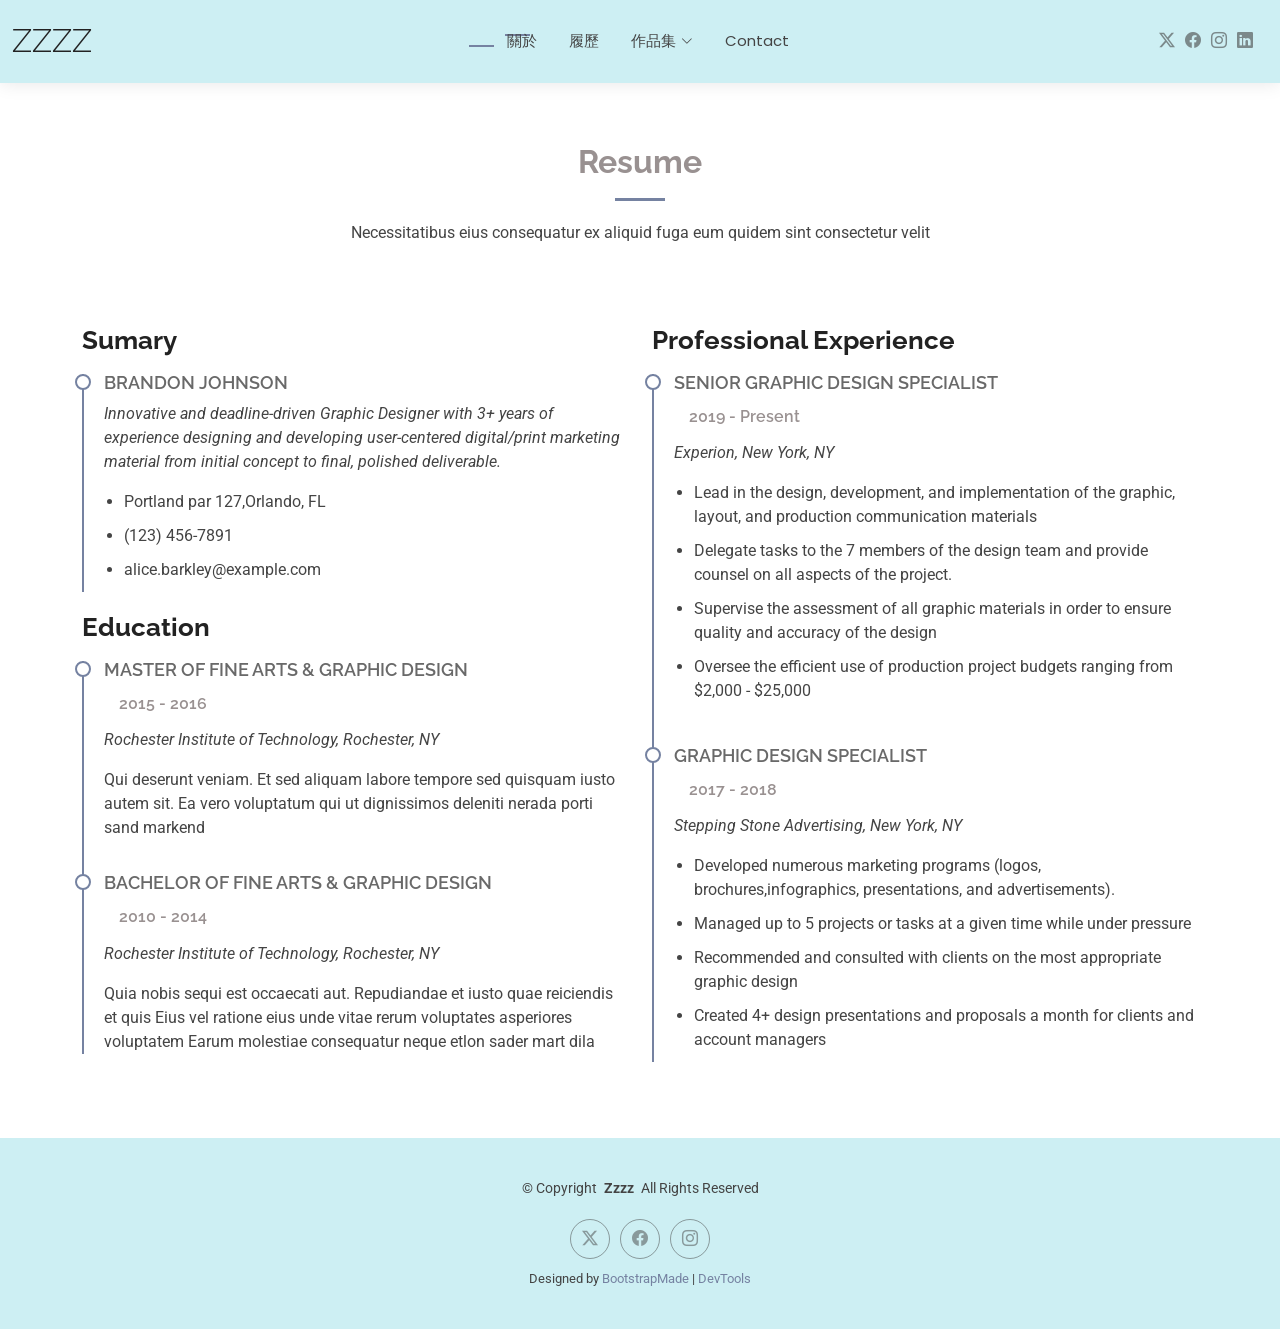
<file: resume.html>
<!DOCTYPE html>
<html lang="en">

<head>
  <meta charset="utf-8">
  <meta content="width=device-width, initial-scale=1.0" name="viewport">
  <title>Resume - Kelly Bootstrap Template</title>
  <meta name="description" content="">
  <meta name="keywords" content="">

  <!-- Favicons -->
  <link href="assets/img/favicon.png" rel="icon">
  <link href="assets/img/apple-touch-icon.png" rel="apple-touch-icon">

  <!-- Fonts -->
  <link href="https://fonts.googleapis.com" rel="preconnect">
  <link href="https://fonts.gstatic.com" rel="preconnect" crossorigin>
  <link href="https://fonts.googleapis.com/css2?family=Roboto:ital,wght@0,100;0,300;0,400;0,500;0,700;0,900;1,100;1,300;1,400;1,500;1,700;1,900&family=Poppins:ital,wght@0,100;0,200;0,300;0,400;0,500;0,600;0,700;0,800;0,900;1,100;1,200;1,300;1,400;1,500;1,600;1,700;1,800;1,900&family=Raleway:ital,wght@0,100;0,200;0,300;0,400;0,500;0,600;0,700;0,800;0,900;1,100;1,200;1,300;1,400;1,500;1,600;1,700;1,800;1,900&display=swap" rel="stylesheet">

  <!-- Vendor CSS Files -->
  <link href="assets/vendor/bootstrap/css/bootstrap.min.css" rel="stylesheet">
  <link href="assets/vendor/bootstrap-icons/bootstrap-icons.css" rel="stylesheet">
  <link href="assets/vendor/aos/aos.css" rel="stylesheet">
  <link href="assets/vendor/swiper/swiper-bundle.min.css" rel="stylesheet">
  <link href="assets/vendor/glightbox/css/glightbox.min.css" rel="stylesheet">

  <!-- Main CSS File -->
  <link href="assets/css/main.css" rel="stylesheet">

  <!-- =======================================================
  * Template Name: Kelly
  * Template URL: https://bootstrapmade.com/kelly-free-bootstrap-cv-resume-html-template/
  * Updated: Aug 07 2024 with Bootstrap v5.3.3
  * Author: BootstrapMade.com
  * License: https://bootstrapmade.com/license/
  ======================================================== -->
</head>

<body class="resume-page">

  
 
 
  <header id="header" class="header d-flex align-items-center light-background sticky-top">
    <div class="container-fluid position-relative d-flex align-items-center justify-content-between">

      <a href="index.html" class="logo d-flex align-items-center me-auto me-xl-0">
        <!-- Uncomment the line below if you also wish to use an image logo -->
        <!-- <img src="assets/img/logo.png" alt=""> -->
        <h1 class="sitename">Zzzz</h1>
      </a>

      <nav id="navmenu" class="navmenu">
        <ul>
          <li><a href="index.html" class="active"首頁</a></li>
          <li><a href="about.html">關於</a></li>
          <li><a href="resume.html">履歷</a></li>
          <!-- <li><a href="services.html">技能</a></li> -->
          <li class="dropdown"><a href="#"></span>作品集 <i class="bi bi-chevron-down toggle-dropdown"></i></a>
            <ul>
              <li><a href="#">平面設計 1</a></li>
               <li><a href="#">包裝設計 1</a></li>
              <!--<li class="dropdown"><a href="#"><span></span> <i class="bi bi-chevron-down toggle-dropdown"></i></a>
                <ul>
                   <li><a href="#">Deep Dropdown 1</a></li>
                  <li><a href="#">Deep Dropdown 2</a></li>
                  <li><a href="#">Deep Dropdown 3</a></li>
                  <li><a href="#">Deep Dropdown 4</a></li>
                  <li><a href="#">Deep Dropdown 5</a></li>
                </ul>
              </li>-->
             <!-- <li><a href="#">Dropdown 2</a></li>
              <li><a href="#">Dropdown 3</a></li>
              <li><a href="#">Dropdown 4</a></li>-->
            </ul>
          </li>
          <li><a href="contact.html">Contact</a></li>
        </ul>
        <i class="mobile-nav-toggle d-xl-none bi bi-list"></i>
      </nav>

      <div class="header-social-links">
        <a href="#" class="twitter"><i class="bi bi-twitter-x"></i></a>
        <a href="https://www.facebook.com/?locale=zh_TW" class="facebook" target="_blank"><i class="bi bi-facebook"></i></a>
        <a href="https://www.instagram.com/" class="instagram" target="_blank"><i class="bi bi-instagram"></i></a>
        <a href="#" class="linkedin"><i class="bi bi-linkedin"></i></a>
      </div>

    </div>
  </header>

  <main class="main">

    <!-- Resume Section -->
    <section id="resume" class="resume section">

      <!-- Section Title -->
      <div class="container section-title" data-aos="fade-up">
        <h2>Resume</h2>
        <p>Necessitatibus eius consequatur ex aliquid fuga eum quidem sint consectetur velit</p>
      </div><!-- End Section Title -->

      <div class="container">

        <div class="row">

          <div class="col-lg-6" data-aos="fade-up" data-aos-delay="100">
            <h3 class="resume-title">Sumary</h3>

            <div class="resume-item pb-0">
              <h4>Brandon Johnson</h4>
              <p><em>Innovative and deadline-driven Graphic Designer with 3+ years of experience designing and developing user-centered digital/print marketing material from initial concept to final, polished deliverable.</em></p>
              <ul>
                <li>Portland par 127,Orlando, FL</li>
                <li>(123) 456-7891</li>
                <li>alice.barkley@example.com</li>
              </ul>
            </div><!-- Edn Resume Item -->

            <h3 class="resume-title">Education</h3>
            <div class="resume-item">
              <h4>Master of Fine Arts &amp; Graphic Design</h4>
              <h5>2015 - 2016</h5>
              <p><em>Rochester Institute of Technology, Rochester, NY</em></p>
              <p>Qui deserunt veniam. Et sed aliquam labore tempore sed quisquam iusto autem sit. Ea vero voluptatum qui ut dignissimos deleniti nerada porti sand markend</p>
            </div><!-- Edn Resume Item -->

            <div class="resume-item">
              <h4>Bachelor of Fine Arts &amp; Graphic Design</h4>
              <h5>2010 - 2014</h5>
              <p><em>Rochester Institute of Technology, Rochester, NY</em></p>
              <p>Quia nobis sequi est occaecati aut. Repudiandae et iusto quae reiciendis et quis Eius vel ratione eius unde vitae rerum voluptates asperiores voluptatem Earum molestiae consequatur neque etlon sader mart dila</p>
            </div><!-- Edn Resume Item -->

          </div>

          <div class="col-lg-6" data-aos="fade-up" data-aos-delay="200">
            <h3 class="resume-title">Professional Experience</h3>
            <div class="resume-item">
              <h4>Senior graphic design specialist</h4>
              <h5>2019 - Present</h5>
              <p><em>Experion, New York, NY </em></p>
              <ul>
                <li>Lead in the design, development, and implementation of the graphic, layout, and production communication materials</li>
                <li>Delegate tasks to the 7 members of the design team and provide counsel on all aspects of the project. </li>
                <li>Supervise the assessment of all graphic materials in order to ensure quality and accuracy of the design</li>
                <li>Oversee the efficient use of production project budgets ranging from $2,000 - $25,000</li>
              </ul>
            </div><!-- Edn Resume Item -->

            <div class="resume-item">
              <h4>Graphic design specialist</h4>
              <h5>2017 - 2018</h5>
              <p><em>Stepping Stone Advertising, New York, NY</em></p>
              <ul>
                <li>Developed numerous marketing programs (logos, brochures,infographics, presentations, and advertisements).</li>
                <li>Managed up to 5 projects or tasks at a given time while under pressure</li>
                <li>Recommended and consulted with clients on the most appropriate graphic design</li>
                <li>Created 4+ design presentations and proposals a month for clients and account managers</li>
              </ul>
            </div><!-- Edn Resume Item -->

          </div>

        </div>

      </div>

    </section><!-- /Resume Section -->

  </main>

   <footer id="footer" class="footer light-background">

    <div class="container">
      <div class="copyright text-center ">
        <p>© <span>Copyright</span> <strong class="px-1 sitename">Zzzz</strong> <span>All Rights Reserved<br></span></p>
      </div>
      <div class="social-links d-flex justify-content-center">
        <a href=""><i class="bi bi-twitter-x"></i></a>
        <a href="https://www.facebook.com/?locale=zh_TW"><i class="bi bi-facebook"target="_blank"></i></a>
        <a href="https://www.instagram.com/" ><i class="bi bi-instagram" target="_blank"></i></a>
        <!-- <a href=""><i class="bi bi-linkedin"></i></a>-->
      </div>
      <div class="credits">
        <!-- All the links in the footer should remain intact. -->
        <!-- You can delete the links only if you've purchased the pro version. -->
        <!-- Licensing information: https://bootstrapmade.com/license/ -->
        <!-- Purchase the pro version with working PHP/AJAX contact form: [buy-url] -->
        Designed by <a href="https://bootstrapmade.com/">BootstrapMade</a> | <a href="https://bootstrapmade.com/tools/">DevTools</a>
      </div>
    </div>

  </footer>

  <!-- Scroll Top -->
  <a href="#" id="scroll-top" class="scroll-top d-flex align-items-center justify-content-center"><i class="bi bi-arrow-up-short"></i></a>

  <!-- Preloader -->
  <div id="preloader"></div>

  <!-- Vendor JS Files -->
  <script src="assets/vendor/bootstrap/js/bootstrap.bundle.min.js"></script>
  <script src="assets/vendor/php-email-form/validate.js"></script>
  <script src="assets/vendor/aos/aos.js"></script>
  <script src="assets/vendor/waypoints/noframework.waypoints.js"></script>
  <script src="assets/vendor/purecounter/purecounter_vanilla.js"></script>
  <script src="assets/vendor/swiper/swiper-bundle.min.js"></script>
  <script src="assets/vendor/glightbox/js/glightbox.min.js"></script>
  <script src="assets/vendor/imagesloaded/imagesloaded.pkgd.min.js"></script>
  <script src="assets/vendor/isotope-layout/isotope.pkgd.min.js"></script>

  <!-- Main JS File -->
  <script src="assets/js/main.js"></script>

</body>

</html>
</file>
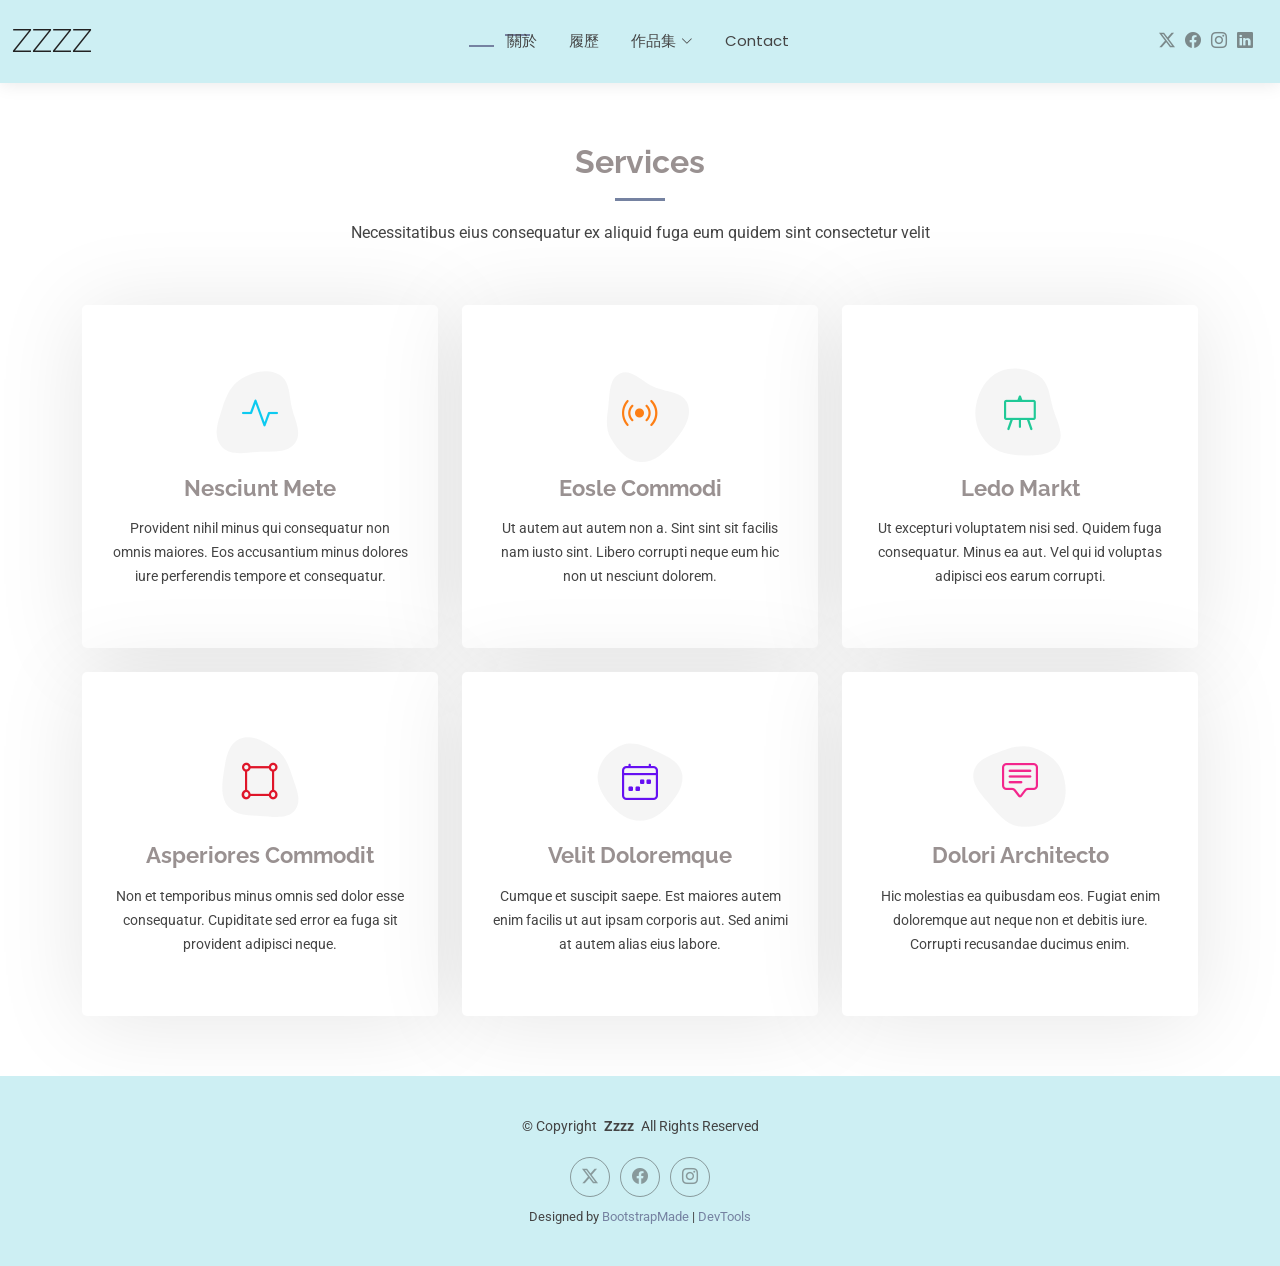
<file: services.html>
<!DOCTYPE html>
<html lang="en">

<head>
  <meta charset="utf-8">
  <meta content="width=device-width, initial-scale=1.0" name="viewport">
  <title>Services - Kelly Bootstrap Template</title>
  <meta name="description" content="">
  <meta name="keywords" content="">

  <!-- Favicons -->
  <link href="assets/img/favicon.png" rel="icon">
  <link href="assets/img/apple-touch-icon.png" rel="apple-touch-icon">

  <!-- Fonts -->
  <link href="https://fonts.googleapis.com" rel="preconnect">
  <link href="https://fonts.gstatic.com" rel="preconnect" crossorigin>
  <link href="https://fonts.googleapis.com/css2?family=Roboto:ital,wght@0,100;0,300;0,400;0,500;0,700;0,900;1,100;1,300;1,400;1,500;1,700;1,900&family=Poppins:ital,wght@0,100;0,200;0,300;0,400;0,500;0,600;0,700;0,800;0,900;1,100;1,200;1,300;1,400;1,500;1,600;1,700;1,800;1,900&family=Raleway:ital,wght@0,100;0,200;0,300;0,400;0,500;0,600;0,700;0,800;0,900;1,100;1,200;1,300;1,400;1,500;1,600;1,700;1,800;1,900&display=swap" rel="stylesheet">

  <!-- Vendor CSS Files -->
  <link href="assets/vendor/bootstrap/css/bootstrap.min.css" rel="stylesheet">
  <link href="assets/vendor/bootstrap-icons/bootstrap-icons.css" rel="stylesheet">
  <link href="assets/vendor/aos/aos.css" rel="stylesheet">
  <link href="assets/vendor/swiper/swiper-bundle.min.css" rel="stylesheet">
  <link href="assets/vendor/glightbox/css/glightbox.min.css" rel="stylesheet">

  <!-- Main CSS File -->
  <link href="assets/css/main.css" rel="stylesheet">

  <!-- =======================================================
  * Template Name: Kelly
  * Template URL: https://bootstrapmade.com/kelly-free-bootstrap-cv-resume-html-template/
  * Updated: Aug 07 2024 with Bootstrap v5.3.3
  * Author: BootstrapMade.com
  * License: https://bootstrapmade.com/license/
  ======================================================== -->
</head>

<body class="services-page">

 
 
 
  <header id="header" class="header d-flex align-items-center light-background sticky-top">
    <div class="container-fluid position-relative d-flex align-items-center justify-content-between">

      <a href="index.html" class="logo d-flex align-items-center me-auto me-xl-0">
        <!-- Uncomment the line below if you also wish to use an image logo -->
        <!-- <img src="assets/img/logo.png" alt=""> -->
        <h1 class="sitename">Zzzz</h1>
      </a>

      <nav id="navmenu" class="navmenu">
        <ul>
          <li><a href="index.html" class="active"首頁</a></li>
          <li><a href="about.html">關於</a></li>
          <li><a href="resume.html">履歷</a></li>
          <!-- <li><a href="services.html">技能</a></li> -->
          <li class="dropdown"><a href="#"></span>作品集 <i class="bi bi-chevron-down toggle-dropdown"></i></a>
            <ul>
              <li><a href="#">平面設計 1</a></li>
               <li><a href="#">包裝設計 1</a></li>
              <!--<li class="dropdown"><a href="#"><span></span> <i class="bi bi-chevron-down toggle-dropdown"></i></a>
                <ul>
                   <li><a href="#">Deep Dropdown 1</a></li>
                  <li><a href="#">Deep Dropdown 2</a></li>
                  <li><a href="#">Deep Dropdown 3</a></li>
                  <li><a href="#">Deep Dropdown 4</a></li>
                  <li><a href="#">Deep Dropdown 5</a></li>
                </ul>
              </li>-->
             <!-- <li><a href="#">Dropdown 2</a></li>
              <li><a href="#">Dropdown 3</a></li>
              <li><a href="#">Dropdown 4</a></li>-->
            </ul>
          </li>
          <li><a href="contact.html">Contact</a></li>
        </ul>
        <i class="mobile-nav-toggle d-xl-none bi bi-list"></i>
      </nav>

      <div class="header-social-links">
        <a href="#" class="twitter"><i class="bi bi-twitter-x"></i></a>
        <a href="https://www.facebook.com/?locale=zh_TW" class="facebook" target="_blank"><i class="bi bi-facebook"></i></a>
        <a href="https://www.instagram.com/" class="instagram" target="_blank"><i class="bi bi-instagram"></i></a>
        <a href="#" class="linkedin"><i class="bi bi-linkedin"></i></a>
      </div>

    </div>
  </header>


  <main class="main">

    <!-- Services Section -->
    <section id="services" class="services section">

      <!-- Section Title -->
      <div class="container section-title" data-aos="fade-up">
        <h2>Services</h2>
        <p>Necessitatibus eius consequatur ex aliquid fuga eum quidem sint consectetur velit</p>
      </div><!-- End Section Title -->

      <div class="container">

        <div class="row gy-4">

          <div class="col-lg-4 col-md-6" data-aos="fade-up" data-aos-delay="100">
            <div class="service-item item-cyan position-relative">
              <div class="icon">
                <svg width="100" height="100" viewBox="0 0 600 600" xmlns="http://www.w3.org/2000/svg">
                  <path stroke="none" stroke-width="0" fill="#f5f5f5" d="M300,521.0016835830174C376.1290562159157,517.8887921683347,466.0731472004068,529.7835943286574,510.70327084640275,468.03025145048787C554.3714126377745,407.6079735673963,508.03601936045806,328.9844924480964,491.2728898941984,256.3432110539036C474.5976632858925,184.082847569629,479.9380746630129,96.60480741107993,416.23090153303,58.64404602377083C348.86323505073057,18.502131276798302,261.93793281208167,40.57373210992963,193.5410806939664,78.93577620505333C130.42746243093433,114.334589627462,98.30271207620316,179.96522072025542,76.75703585869454,249.04625023123273C51.97151888228291,328.5150500222984,13.704378332031375,421.85034740162234,66.52175969318436,486.19268352777647C119.04800174914682,550.1803526380478,217.28368757567262,524.383925680826,300,521.0016835830174"></path>
                </svg>
                <i class="bi bi-activity"></i>
              </div>
              <a href="#" class="stretched-link">
                <h3>Nesciunt Mete</h3>
              </a>
              <p>Provident nihil minus qui consequatur non omnis maiores. Eos accusantium minus dolores iure perferendis tempore et consequatur.</p>
            </div>
          </div><!-- End Service Item -->

          <div class="col-lg-4 col-md-6" data-aos="fade-up" data-aos-delay="200">
            <div class="service-item item-orange position-relative">
              <div class="icon">
                <svg width="100" height="100" viewBox="0 0 600 600" xmlns="http://www.w3.org/2000/svg">
                  <path stroke="none" stroke-width="0" fill="#f5f5f5" d="M300,582.0697525312426C382.5290701553225,586.8405444964366,449.9789794690241,525.3245884688669,502.5850820975895,461.55621195738473C556.606425686781,396.0723002908107,615.8543463187945,314.28637112970534,586.6730223649479,234.56875336149918C558.9533121215079,158.8439757836574,454.9685369536778,164.00468322053177,381.49747125262974,130.76875717737553C312.15926192815925,99.40240125094834,248.97055460311594,18.661163978235184,179.8680185752513,50.54337015887873C110.5421016452524,82.52863877960104,119.82277516462835,180.83849132639028,109.12597500060166,256.43424936330496C100.08760227029461,320.3096726198365,92.17705696193138,384.0621239912766,124.79988738764834,439.7174275375508C164.83382741302287,508.01625554203684,220.96474134820875,577.5009287672846,300,582.0697525312426"></path>
                </svg>
                <i class="bi bi-broadcast"></i>
              </div>
              <a href="#" class="stretched-link">
                <h3>Eosle Commodi</h3>
              </a>
              <p>Ut autem aut autem non a. Sint sint sit facilis nam iusto sint. Libero corrupti neque eum hic non ut nesciunt dolorem.</p>
            </div>
          </div><!-- End Service Item -->

          <div class="col-lg-4 col-md-6" data-aos="fade-up" data-aos-delay="300">
            <div class="service-item item-teal position-relative">
              <div class="icon">
                <svg width="100" height="100" viewBox="0 0 600 600" xmlns="http://www.w3.org/2000/svg">
                  <path stroke="none" stroke-width="0" fill="#f5f5f5" d="M300,541.5067337569781C382.14930387511276,545.0595476570109,479.8736841581634,548.3450877840088,526.4010558755058,480.5488172755941C571.5218469581645,414.80211281144784,517.5187510058486,332.0715597781072,496.52539010469104,255.14436215662573C477.37192572678356,184.95920475031193,473.57363656557914,105.61284051026155,413.0603344069578,65.22779650032875C343.27470386102294,18.654635553484475,251.2091493199835,5.337323636656869,175.0934190732945,40.62881213300186C97.87086631185822,76.43348514350839,51.98124368387456,156.15599469081315,36.44837278890362,239.84606092416172C21.716077023791087,319.22268207091537,43.775223500013084,401.1760424656574,96.891909868211,461.97329694683043C147.22146801428983,519.5804099606455,223.5754009179313,538.201503339737,300,541.5067337569781"></path>
                </svg>
                <i class="bi bi-easel"></i>
              </div>
              <a href="#" class="stretched-link">
                <h3>Ledo Markt</h3>
              </a>
              <p>Ut excepturi voluptatem nisi sed. Quidem fuga consequatur. Minus ea aut. Vel qui id voluptas adipisci eos earum corrupti.</p>
            </div>
          </div><!-- End Service Item -->

          <div class="col-lg-4 col-md-6" data-aos="fade-up" data-aos-delay="400">
            <div class="service-item item-red position-relative">
              <div class="icon">
                <svg width="100" height="100" viewBox="0 0 600 600" xmlns="http://www.w3.org/2000/svg">
                  <path stroke="none" stroke-width="0" fill="#f5f5f5" d="M300,503.46388370962813C374.79870501325706,506.71871716319447,464.8034551963731,527.1746412648533,510.4981551193396,467.86667711651364C555.9287308511215,408.9015244558933,512.6030010748507,327.5744911775523,490.211057578863,256.5855673507754C471.097692560561,195.9906835881958,447.69079081568157,138.11976852964426,395.19560036434837,102.3242989838813C329.3053358748298,57.3949838291264,248.02791733380457,8.279543830951368,175.87071277845988,42.242879143198664C103.41431057327972,76.34704239035025,93.79494320519305,170.9812938413882,81.28167332365135,250.07896920659033C70.17666984294237,320.27484674793965,64.84698225790005,396.69656628748305,111.28512138212992,450.4950937839243C156.20124167950087,502.5303643271138,231.32542653798444,500.4755392045468,300,503.46388370962813"></path>
                </svg>
                <i class="bi bi-bounding-box-circles"></i>
              </div>
              <a href="#" class="stretched-link">
                <h3>Asperiores Commodit</h3>
              </a>
              <p>Non et temporibus minus omnis sed dolor esse consequatur. Cupiditate sed error ea fuga sit provident adipisci neque.</p>
              <a href="#" class="stretched-link"></a>
            </div>
          </div><!-- End Service Item -->

          <div class="col-lg-4 col-md-6" data-aos="fade-up" data-aos-delay="500">
            <div class="service-item item-indigo position-relative">
              <div class="icon">
                <svg width="100" height="100" viewBox="0 0 600 600" xmlns="http://www.w3.org/2000/svg">
                  <path stroke="none" stroke-width="0" fill="#f5f5f5" d="M300,532.3542879108572C369.38199826031484,532.3153073249985,429.10787420159085,491.63046689027357,474.5244479745417,439.17860296908856C522.8885846962883,383.3225815378663,569.1668002868075,314.3205725914397,550.7432151929288,242.7694973846089C532.6665558377875,172.5657663291529,456.2379748765914,142.6223662098291,390.3689995646985,112.34683881706744C326.66090330228417,83.06452184765237,258.84405631176094,53.51806209861945,193.32584062364296,78.48882559362697C121.61183558270385,105.82097193414197,62.805066853699245,167.19869350419734,48.57481801355237,242.6138429142374C34.843463184063346,315.3850353017275,76.69343916112496,383.4422959591041,125.22947124332185,439.3748458443577C170.7312796277747,491.8107796887764,230.57421082200815,532.3932930995766,300,532.3542879108572"></path>
                </svg>
                <i class="bi bi-calendar4-week icon"></i>
              </div>
              <a href="#" class="stretched-link">
                <h3>Velit Doloremque</h3>
              </a>
              <p>Cumque et suscipit saepe. Est maiores autem enim facilis ut aut ipsam corporis aut. Sed animi at autem alias eius labore.</p>
              <a href="#" class="stretched-link"></a>
            </div>
          </div><!-- End Service Item -->

          <div class="col-lg-4 col-md-6" data-aos="fade-up" data-aos-delay="600">
            <div class="service-item item-pink position-relative">
              <div class="icon">
                <svg width="100" height="100" viewBox="0 0 600 600" xmlns="http://www.w3.org/2000/svg">
                  <path stroke="none" stroke-width="0" fill="#f5f5f5" d="M300,566.797414625762C385.7384707136149,576.1784315230908,478.7894351017131,552.8928747891023,531.9192734346935,484.94944893311C584.6109503024035,417.5663521118492,582.489472248146,322.67544863468447,553.9536738515405,242.03673114598146C529.1557734026468,171.96086150256528,465.24506316201064,127.66468636344209,395.9583748389544,100.7403814666027C334.2173773831606,76.7482773500951,269.4350130405921,84.62216499799875,207.1952322260088,107.2889140133804C132.92018162631612,134.33871894543012,41.79353780512637,160.00259165414826,22.644507872594943,236.69541883565114C3.319112789854554,314.0945973066697,72.72355303640163,379.243833228382,124.04198916343866,440.3218312028393C172.9286146004772,498.5055451809895,224.45579914871206,558.5317968840102,300,566.797414625762"></path>
                </svg>
                <i class="bi bi-chat-square-text"></i>
              </div>
              <a href="#" class="stretched-link">
                <h3>Dolori Architecto</h3>
              </a>
              <p>Hic molestias ea quibusdam eos. Fugiat enim doloremque aut neque non et debitis iure. Corrupti recusandae ducimus enim.</p>
              <a href="#" class="stretched-link"></a>
            </div>
          </div><!-- End Service Item -->

        </div>

      </div>

    </section><!-- /Services Section -->

  </main>

   <footer id="footer" class="footer light-background">

    <div class="container">
      <div class="copyright text-center ">
        <p>© <span>Copyright</span> <strong class="px-1 sitename">Zzzz</strong> <span>All Rights Reserved<br></span></p>
      </div>
      <div class="social-links d-flex justify-content-center">
        <a href=""><i class="bi bi-twitter-x"></i></a>
        <a href="https://www.facebook.com/?locale=zh_TW"><i class="bi bi-facebook"target="_blank"></i></a>
        <a href="https://www.instagram.com/" ><i class="bi bi-instagram" target="_blank"></i></a>
        <!-- <a href=""><i class="bi bi-linkedin"></i></a>-->
      </div>
      <div class="credits">
        <!-- All the links in the footer should remain intact. -->
        <!-- You can delete the links only if you've purchased the pro version. -->
        <!-- Licensing information: https://bootstrapmade.com/license/ -->
        <!-- Purchase the pro version with working PHP/AJAX contact form: [buy-url] -->
        Designed by <a href="https://bootstrapmade.com/">BootstrapMade</a> | <a href="https://bootstrapmade.com/tools/">DevTools</a>
      </div>
    </div>

  </footer>

  <!-- Scroll Top -->
  <a href="#" id="scroll-top" class="scroll-top d-flex align-items-center justify-content-center"><i class="bi bi-arrow-up-short"></i></a>

  <!-- Preloader -->
  <div id="preloader"></div>

  <!-- Vendor JS Files -->
  <script src="assets/vendor/bootstrap/js/bootstrap.bundle.min.js"></script>
  <script src="assets/vendor/php-email-form/validate.js"></script>
  <script src="assets/vendor/aos/aos.js"></script>
  <script src="assets/vendor/waypoints/noframework.waypoints.js"></script>
  <script src="assets/vendor/purecounter/purecounter_vanilla.js"></script>
  <script src="assets/vendor/swiper/swiper-bundle.min.js"></script>
  <script src="assets/vendor/glightbox/js/glightbox.min.js"></script>
  <script src="assets/vendor/imagesloaded/imagesloaded.pkgd.min.js"></script>
  <script src="assets/vendor/isotope-layout/isotope.pkgd.min.js"></script>

  <!-- Main JS File -->
  <script src="assets/js/main.js"></script>

</body>

</html>
</file>
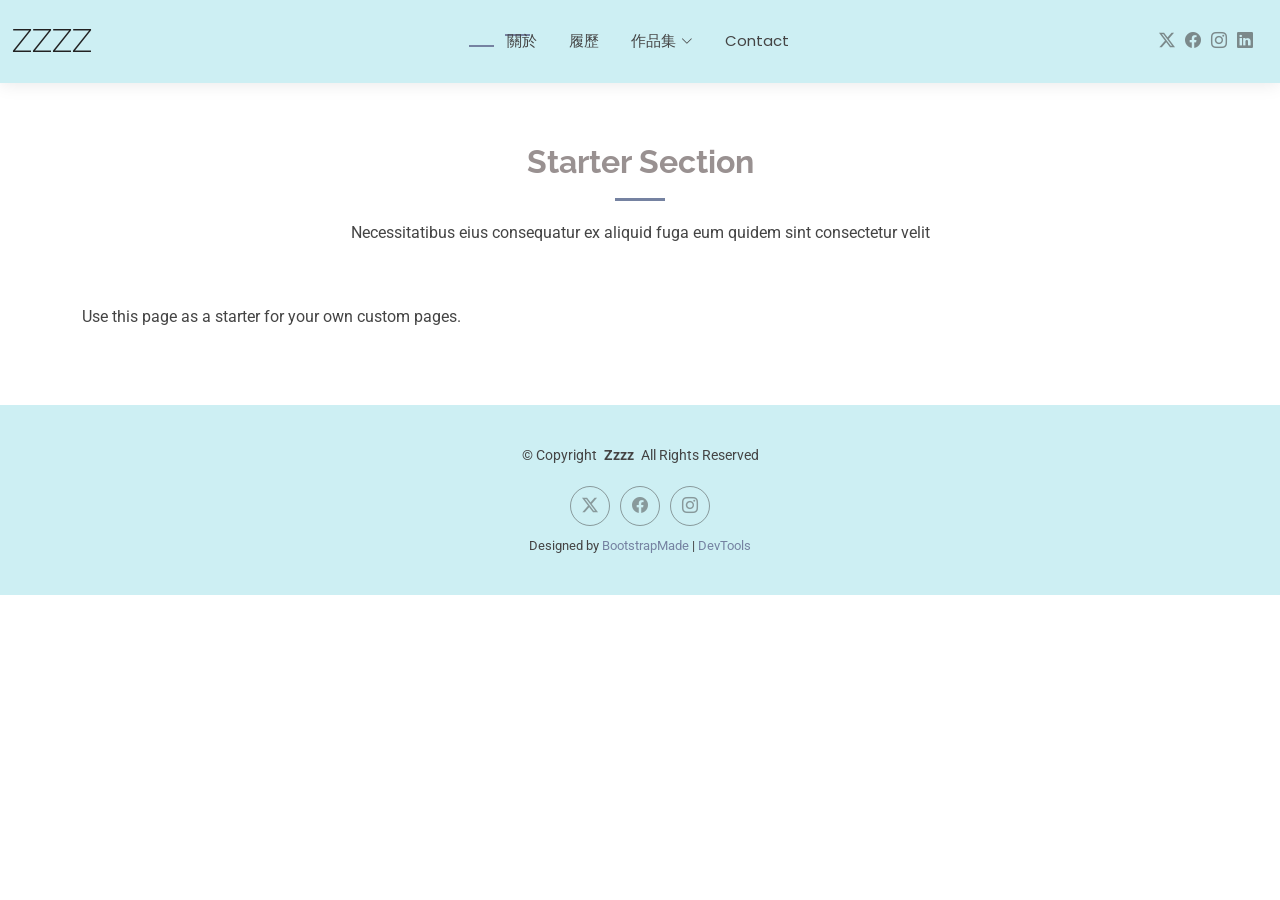
<file: starter-page.html>
<!DOCTYPE html>
<html lang="en">

<head>
  <meta charset="utf-8">
  <meta content="width=device-width, initial-scale=1.0" name="viewport">
  <title>Starter Page - Kelly Bootstrap Template</title>
  <meta name="description" content="">
  <meta name="keywords" content="">

  <!-- Favicons -->
  <link href="assets/img/favicon.png" rel="icon">
  <link href="assets/img/apple-touch-icon.png" rel="apple-touch-icon">

  <!-- Fonts -->
  <link href="https://fonts.googleapis.com" rel="preconnect">
  <link href="https://fonts.gstatic.com" rel="preconnect" crossorigin>
  <link href="https://fonts.googleapis.com/css2?family=Roboto:ital,wght@0,100;0,300;0,400;0,500;0,700;0,900;1,100;1,300;1,400;1,500;1,700;1,900&family=Poppins:ital,wght@0,100;0,200;0,300;0,400;0,500;0,600;0,700;0,800;0,900;1,100;1,200;1,300;1,400;1,500;1,600;1,700;1,800;1,900&family=Raleway:ital,wght@0,100;0,200;0,300;0,400;0,500;0,600;0,700;0,800;0,900;1,100;1,200;1,300;1,400;1,500;1,600;1,700;1,800;1,900&display=swap" rel="stylesheet">

  <!-- Vendor CSS Files -->
  <link href="assets/vendor/bootstrap/css/bootstrap.min.css" rel="stylesheet">
  <link href="assets/vendor/bootstrap-icons/bootstrap-icons.css" rel="stylesheet">
  <link href="assets/vendor/aos/aos.css" rel="stylesheet">
  <link href="assets/vendor/swiper/swiper-bundle.min.css" rel="stylesheet">
  <link href="assets/vendor/glightbox/css/glightbox.min.css" rel="stylesheet">

  <!-- Main CSS File -->
  <link href="assets/css/main.css" rel="stylesheet">

  <!-- =======================================================
  * Template Name: Kelly
  * Template URL: https://bootstrapmade.com/kelly-free-bootstrap-cv-resume-html-template/
  * Updated: Aug 07 2024 with Bootstrap v5.3.3
  * Author: BootstrapMade.com
  * License: https://bootstrapmade.com/license/
  ======================================================== -->
</head>

<body class="starter-page-page">


 
 
  <header id="header" class="header d-flex align-items-center light-background sticky-top">
    <div class="container-fluid position-relative d-flex align-items-center justify-content-between">

      <a href="index.html" class="logo d-flex align-items-center me-auto me-xl-0">
        <!-- Uncomment the line below if you also wish to use an image logo -->
        <!-- <img src="assets/img/logo.png" alt=""> -->
        <h1 class="sitename">Zzzz</h1>
      </a>

      <nav id="navmenu" class="navmenu">
        <ul>
          <li><a href="index.html" class="active"首頁</a></li>
          <li><a href="about.html">關於</a></li>
          <li><a href="resume.html">履歷</a></li>
          <!-- <li><a href="services.html">技能</a></li> -->
          <li class="dropdown"><a href="#"></span>作品集 <i class="bi bi-chevron-down toggle-dropdown"></i></a>
            <ul>
              <li><a href="#">平面設計 1</a></li>
               <li><a href="#">包裝設計 1</a></li>
              <!--<li class="dropdown"><a href="#"><span></span> <i class="bi bi-chevron-down toggle-dropdown"></i></a>
                <ul>
                   <li><a href="#">Deep Dropdown 1</a></li>
                  <li><a href="#">Deep Dropdown 2</a></li>
                  <li><a href="#">Deep Dropdown 3</a></li>
                  <li><a href="#">Deep Dropdown 4</a></li>
                  <li><a href="#">Deep Dropdown 5</a></li>
                </ul>
              </li>-->
             <!-- <li><a href="#">Dropdown 2</a></li>
              <li><a href="#">Dropdown 3</a></li>
              <li><a href="#">Dropdown 4</a></li>-->
            </ul>
          </li>
          <li><a href="contact.html">Contact</a></li>
        </ul>
        <i class="mobile-nav-toggle d-xl-none bi bi-list"></i>
      </nav>

      <div class="header-social-links">
        <a href="#" class="twitter"><i class="bi bi-twitter-x"></i></a>
        <a href="https://www.facebook.com/?locale=zh_TW" class="facebook" target="_blank"><i class="bi bi-facebook"></i></a>
        <a href="https://www.instagram.com/" class="instagram" target="_blank"><i class="bi bi-instagram"></i></a>
        <a href="#" class="linkedin"><i class="bi bi-linkedin"></i></a>
      </div>

    </div>
  </header>


  <main class="main">

    <!-- Starter Section Section -->
    <section id="starter-section" class="starter-section section">

      <!-- Section Title -->
      <div class="container section-title" data-aos="fade-up">
        <h2>Starter Section</h2>
        <p>Necessitatibus eius consequatur ex aliquid fuga eum quidem sint consectetur velit</p>
      </div><!-- End Section Title -->

      <div class="container" data-aos="fade-up">
        <p>Use this page as a starter for your own custom pages.</p>
      </div>

    </section><!-- /Starter Section Section -->

  </main>

   <footer id="footer" class="footer light-background">

    <div class="container">
      <div class="copyright text-center ">
        <p>© <span>Copyright</span> <strong class="px-1 sitename">Zzzz</strong> <span>All Rights Reserved<br></span></p>
      </div>
      <div class="social-links d-flex justify-content-center">
        <a href=""><i class="bi bi-twitter-x"></i></a>
        <a href="https://www.facebook.com/?locale=zh_TW"><i class="bi bi-facebook"target="_blank"></i></a>
        <a href="https://www.instagram.com/" ><i class="bi bi-instagram" target="_blank"></i></a>
        <!-- <a href=""><i class="bi bi-linkedin"></i></a>-->
      </div>
      <div class="credits">
        <!-- All the links in the footer should remain intact. -->
        <!-- You can delete the links only if you've purchased the pro version. -->
        <!-- Licensing information: https://bootstrapmade.com/license/ -->
        <!-- Purchase the pro version with working PHP/AJAX contact form: [buy-url] -->
        Designed by <a href="https://bootstrapmade.com/">BootstrapMade</a> | <a href="https://bootstrapmade.com/tools/">DevTools</a>
      </div>
    </div>

  </footer>

  <!-- Scroll Top -->
  <a href="#" id="scroll-top" class="scroll-top d-flex align-items-center justify-content-center"><i class="bi bi-arrow-up-short"></i></a>

  <!-- Preloader -->
  <div id="preloader"></div>

  <!-- Vendor JS Files -->
  <script src="assets/vendor/bootstrap/js/bootstrap.bundle.min.js"></script>
  <script src="assets/vendor/php-email-form/validate.js"></script>
  <script src="assets/vendor/aos/aos.js"></script>
  <script src="assets/vendor/waypoints/noframework.waypoints.js"></script>
  <script src="assets/vendor/purecounter/purecounter_vanilla.js"></script>
  <script src="assets/vendor/swiper/swiper-bundle.min.js"></script>
  <script src="assets/vendor/glightbox/js/glightbox.min.js"></script>
  <script src="assets/vendor/imagesloaded/imagesloaded.pkgd.min.js"></script>
  <script src="assets/vendor/isotope-layout/isotope.pkgd.min.js"></script>

  <!-- Main JS File -->
  <script src="assets/js/main.js"></script>

</body>

</html>
</file>
<file: assets/css/main.css>
/**
* Template Name: Kelly
* Template URL: https://bootstrapmade.com/kelly-free-bootstrap-cv-resume-html-template/
* Updated: Aug 07 2024 with Bootstrap v5.3.3
* Author: BootstrapMade.com
* License: https://bootstrapmade.com/license/
*/

/*--------------------------------------------------------------
# Font & Color Variables
# Help: https://bootstrapmade.com/color-system/
--------------------------------------------------------------*/
/* Fonts */
:root {
  --default-font: "Roboto",  system-ui, -apple-system, "Segoe UI", Roboto, "Helvetica Neue", Arial, "Noto Sans", "Liberation Sans", sans-serif, "Apple Color Emoji", "Segoe UI Emoji", "Segoe UI Symbol", "Noto Color Emoji";
  --heading-font: "Raleway",  sans-serif;
  --nav-font: "Poppins",  sans-serif;
}

/* Global Colors - The following color variables are used throughout the website. Updating them here will change the color scheme of the entire website */
:root { 
  --background-color: #ffffff; /* Background color for the entire website, including individual sections */
  --default-color: #444444; /* Default color used for the majority of the text content across the entire website */
  --heading-color: #222222; /* Color for headings, subheadings and title throughout the website */
  --accent-color: #7582a1; /* Accent color that represents your brand on the website. It's used for buttons, links, and other elements that need to stand out */
  --surface-color: #ffffff; /* The surface color is used as a background of boxed elements within sections, such as cards, icon boxes, or other elements that require a visual separation from the global background. */
  --contrast-color: #ffffff; /* Contrast color for text, ensuring readability against backgrounds of accent, heading, or default colors. */
}

/* Nav Menu Colors - The following color variables are used specifically for the navigation menu. They are separate from the global colors to allow for more customization options */
:root {
  --nav-color: #444444;  /* The default color of the main navmenu links */
  --nav-hover-color: #7582a1; /* Applied to main navmenu links when they are hovered over or active */
  --nav-mobile-background-color: #ffffff; /* Used as the background color for mobile navigation menu */
  --nav-dropdown-background-color: #ffffff; /* Used as the background color for dropdown items that appear when hovering over primary navigation items */
  --nav-dropdown-color: #444444; /* Used for navigation links of the dropdown items in the navigation menu. */
  --nav-dropdown-hover-color: #7582a1; /* Similar to --nav-hover-color, this color is applied to dropdown navigation links when they are hovered over. */
}

/* Color Presets - These classes override global colors when applied to any section or element, providing reuse of the sam color scheme. */

.light-background {
  --background-color: #cdeff3;
  --surface-color: #ffffff;
}

.dark-background {
  --background-color: #060606;
  --default-color: #ffffff;
  --heading-color: #ffffff;
  --surface-color: #252525;
  --contrast-color: #ffffff;
}

/* Smooth scroll */
:root {
  scroll-behavior: smooth;
}

/*--------------------------------------------------------------
# General Styling & Shared Classes
--------------------------------------------------------------*/
body {
  color: var(--default-color);
  background-color: var(--background-color);
  font-family: var(--default-font);
}

a {
  color: var(--accent-color);
  text-decoration: none;
  transition: 0.3s;
}

a:hover {
  color: color-mix(in srgb, var(--accent-color), transparent 25%);
  text-decoration: none;
}

h1,
h2,
h3,
h4,
h5,
h6 {
  color: #999191;
  font-family: var(--heading-font);
}

/* PHP Email Form Messages
------------------------------*/
.php-email-form .error-message {
  display: none;
  background: #df1529;
  color: #ffffff;
  text-align: left;
  padding: 15px;
  margin-bottom: 24px;
  font-weight: 600;
}

.php-email-form .sent-message {
  display: none;
  color: #ffffff;
  background: #059652;
  text-align: center;
  padding: 15px;
  margin-bottom: 24px;
  font-weight: 600;
}

.php-email-form .loading {
  display: none;
  background: var(--surface-color);
  text-align: center;
  padding: 15px;
  margin-bottom: 24px;
}

.php-email-form .loading:before {
  content: "";
  display: inline-block;
  border-radius: 50%;
  width: 24px;
  height: 24px;
  margin: 0 10px -6px 0;
  border: 3px solid var(--accent-color);
  border-top-color: var(--surface-color);
  animation: php-email-form-loading 1s linear infinite;
}

@keyframes php-email-form-loading {
  0% {
    transform: rotate(0deg);
  }

  100% {
    transform: rotate(360deg);
  }
}

/*--------------------------------------------------------------
# Global Header
--------------------------------------------------------------*/
.header {
  color: var(--default-color);
  background-color: var(--background-color);
  padding: 15px 0;
  transition: all 0.5s;
  z-index: 997;
  box-shadow: 0px 0 18px rgba(0, 0, 0, 0.1);
}

.header .logo {
  line-height: 1;
}

.header .logo img {
  max-height: 36px;
  margin-right: 8px;
}

.header .logo h1 {
  font-size: 32px;
  margin: 0;
  font-weight: 300;
  text-transform: uppercase;
  color: var(--heading-color);
}

.header .header-social-links {
  padding-right: 15px;
}

.header .header-social-links a {
  color: color-mix(in srgb, var(--default-color), transparent 40%);
  padding-left: 6px;
  display: inline-block;
  transition: 0.3s;
  font-size: 16px;
}

.header .header-social-links a:hover {
  color: var(--accent-color);
}

.header .header-social-links a i {
  line-height: 0px;
}

@media (max-width: 1200px) {
  .header .logo {
    order: 1;
  }

  .header .header-social-links {
    order: 2;
  }

  .header .navmenu {
    order: 3;
  }
}

/*--------------------------------------------------------------
# Navigation Menu
--------------------------------------------------------------*/
/* Desktop Navigation */
@media (min-width: 1200px) {
  .navmenu {
    padding: 0;
  }

  .navmenu ul {
    margin: 0;
    padding: 0;
    display: flex;
    list-style: none;
    align-items: center;
  }

  .navmenu li {
    position: relative;
  }

  .navmenu>ul>li {
    white-space: nowrap;
    padding: 15px 14px;
  }

  .navmenu>ul>li:last-child {
    padding-right: 0;
  }

  .navmenu a,
  .navmenu a:focus {
    color: var(--nav-color);
    font-size: 15px;
    padding: 0 2px;
    font-family: var(--nav-font);
    font-weight: 400;
    display: flex;
    align-items: center;
    justify-content: space-between;
    white-space: nowrap;
    transition: 0.3s;
    position: relative;
  }

  .navmenu a i,
  .navmenu a:focus i {
    font-size: 12px;
    line-height: 0;
    margin-left: 5px;
    transition: 0.3s;
  }

  .navmenu>ul>li>a:before {
    content: "";
    position: absolute;
    height: 2px;
    bottom: -6px;
    left: 0;
    background-color: var(--nav-hover-color);
    visibility: hidden;
    width: 0px;
    transition: all 0.3s ease-in-out 0s;
  }

  .navmenu a:hover:before,
  .navmenu li:hover>a:before,
  .navmenu .active:before {
    visibility: visible;
    width: 25px;
  }

  .navmenu li:hover>a,
  .navmenu .active,
  .navmenu .active:focus {
    color: var(--nav-hover-color);
  }

  .navmenu .dropdown ul {
    margin: 0;
    padding: 10px 0;
    background: var(--nav-dropdown-background-color);
    display: block;
    position: absolute;
    visibility: hidden;
    left: 14px;
    top: 130%;
    opacity: 0;
    transition: 0.3s;
    border-radius: 4px;
    z-index: 99;
    box-shadow: 0px 0px 30px rgba(0, 0, 0, 0.1);
  }

  .navmenu .dropdown ul li {
    min-width: 200px;
  }

  .navmenu .dropdown ul a {
    padding: 10px 20px;
    font-size: 15px;
    text-transform: none;
    color: var(--nav-dropdown-color);
  }

  .navmenu .dropdown ul a i {
    font-size: 12px;
  }

  .navmenu .dropdown ul a:hover,
  .navmenu .dropdown ul .active:hover,
  .navmenu .dropdown ul li:hover>a {
    color: var(--nav-dropdown-hover-color);
  }

  .navmenu .dropdown:hover>ul {
    opacity: 1;
    top: 100%;
    visibility: visible;
  }

  .navmenu .dropdown .dropdown ul {
    top: 0;
    left: -90%;
    visibility: hidden;
  }

  .navmenu .dropdown .dropdown:hover>ul {
    opacity: 1;
    top: 0;
    left: -100%;
    visibility: visible;
  }
}

/* Mobile Navigation */
@media (max-width: 1199px) {
  .mobile-nav-toggle {
    color: var(--nav-color);
    font-size: 28px;
    line-height: 0;
    margin-right: 10px;
    cursor: pointer;
    transition: color 0.3s;
  }

  .navmenu {
    padding: 0;
    z-index: 9997;
  }

  .navmenu ul {
    display: none;
    list-style: none;
    position: absolute;
    inset: 60px 20px 20px 20px;
    padding: 10px 0;
    margin: 0;
    border-radius: 6px;
    background-color: var(--nav-mobile-background-color);
    border: 1px solid color-mix(in srgb, var(--default-color), transparent 90%);
    box-shadow: none;
    overflow-y: auto;
    transition: 0.3s;
    z-index: 9998;
  }

  .navmenu a,
  .navmenu a:focus {
    color: var(--nav-dropdown-color);
    padding: 10px 20px;
    font-family: var(--nav-font);
    font-size: 17px;
    font-weight: 500;
    display: flex;
    align-items: center;
    justify-content: space-between;
    white-space: nowrap;
    transition: 0.3s;
  }

  .navmenu a i,
  .navmenu a:focus i {
    font-size: 12px;
    line-height: 0;
    margin-left: 5px;
    width: 30px;
    height: 30px;
    display: flex;
    align-items: center;
    justify-content: center;
    border-radius: 50%;
    transition: 0.3s;
    background-color: color-mix(in srgb, var(--accent-color), transparent 90%);
  }

  .navmenu a i:hover,
  .navmenu a:focus i:hover {
    background-color: var(--accent-color);
    color: var(--contrast-color);
  }

  .navmenu a:hover,
  .navmenu .active,
  .navmenu .active:focus {
    color: var(--nav-dropdown-hover-color);
  }

  .navmenu .active i,
  .navmenu .active:focus i {
    background-color: var(--accent-color);
    color: var(--contrast-color);
    transform: rotate(180deg);
  }

  .navmenu .dropdown ul {
    position: static;
    display: none;
    z-index: 99;
    padding: 10px 0;
    margin: 10px 20px;
    background-color: var(--nav-dropdown-background-color);
    transition: all 0.5s ease-in-out;
  }

  .navmenu .dropdown ul ul {
    background-color: rgba(33, 37, 41, 0.1);
  }

  .navmenu .dropdown>.dropdown-active {
    display: block;
    background-color: rgba(33, 37, 41, 0.03);
  }

  .mobile-nav-active {
    overflow: hidden;
  }

  .mobile-nav-active .mobile-nav-toggle {
    color: #fff;
    position: absolute;
    font-size: 32px;
    top: 15px;
    right: 15px;
    margin-right: 0;
    z-index: 9999;
  }

  .mobile-nav-active .navmenu {
    position: fixed;
    overflow: hidden;
    inset: 0;
    background: rgba(33, 37, 41, 0.8);
    transition: 0.3s;
  }

  .mobile-nav-active .navmenu>ul {
    display: block;
  }
}

/*--------------------------------------------------------------
# Global Footer
--------------------------------------------------------------*/
.footer {
  color: var(--default-color);
  background-color: var(--background-color);
  font-size: 14px;
  padding: 40px 0;
  position: relative;
}

.footer .copyright p {
  margin-bottom: 0;
}

.footer .social-links {
  margin-top: 20px;
}

.footer .social-links a {
  display: flex;
  align-items: center;
  justify-content: center;
  width: 40px;
  height: 40px;
  border-radius: 50%;
  border: 1px solid color-mix(in srgb, var(--default-color), transparent 50%);
  font-size: 16px;
  color: color-mix(in srgb, var(--default-color), transparent 50%);
  margin: 0 5px;
  transition: 0.3s;
}

.footer .social-links a:hover {
  color: var(--accent-color);
  border-color: var(--accent-color);
}

.footer .credits {
  margin-top: 10px;
  font-size: 13px;
  text-align: center;
}

/*--------------------------------------------------------------
# Preloader
--------------------------------------------------------------*/
#preloader {
  position: fixed;
  inset: 0;
  z-index: 9999;
  overflow: hidden;
  background-color: var(--background-color);
  transition: all 0.6s ease-out;
  width: 100%;
  height: 100vh;
}

#preloader:before,
#preloader:after {
  content: "";
  position: absolute;
  border: 4px solid var(--accent-color);
  border-radius: 50%;
  animation: animate-preloader 2s cubic-bezier(0, 0.2, 0.8, 1) infinite;
}

#preloader:after {
  animation-delay: -0.5s;
}

@keyframes animate-preloader {
  0% {
    width: 10px;
    height: 10px;
    top: calc(50% - 5px);
    left: calc(50% - 5px);
    opacity: 1;
  }

  100% {
    width: 72px;
    height: 72px;
    top: calc(50% - 36px);
    left: calc(50% - 36px);
    opacity: 0;
  }
}

/*--------------------------------------------------------------
# Scroll Top Button
--------------------------------------------------------------*/
.scroll-top {
  position: fixed;
  visibility: hidden;
  opacity: 0;
  right: 15px;
  bottom: -15px;
  z-index: 99999;
  background-color: var(--accent-color);
  width: 44px;
  height: 44px;
  border-radius: 50px;
  transition: all 0.4s;
}

.scroll-top i {
  font-size: 24px;
  color: var(--contrast-color);
  line-height: 0;
}

.scroll-top:hover {
  background-color: color-mix(in srgb, var(--accent-color), transparent 20%);
  color: var(--contrast-color);
}

.scroll-top.active {
  visibility: visible;
  opacity: 1;
  bottom: 15px;
}

/*--------------------------------------------------------------
# Disable aos animation delay on mobile devices
--------------------------------------------------------------*/
@media screen and (max-width: 768px) {
  [data-aos-delay] {
    transition-delay: 0 !important;
  }
}

/*--------------------------------------------------------------
# Global Page Titles & Breadcrumbs
--------------------------------------------------------------*/
.page-title {
  color: var(--default-color);
  background-color: var(--background-color);
  padding: 25px 0;
  position: relative;
  border-bottom: 1px solid color-mix(in srgb, var(--default-color), transparent 85%);
}

.page-title h1 {
  font-size: 24px;
  font-weight: 400;
}

.page-title .breadcrumbs ol {
  display: flex;
  flex-wrap: wrap;
  list-style: none;
  padding: 0;
  margin: 0;
  font-size: 14px;
  font-weight: 400;
}

.page-title .breadcrumbs ol li+li {
  padding-left: 10px;
}

.page-title .breadcrumbs ol li+li::before {
  content: "/";
  display: inline-block;
  padding-right: 10px;
  color: color-mix(in srgb, var(--default-color), transparent 70%);
}

/*--------------------------------------------------------------
# Global Sections
--------------------------------------------------------------*/
section,
.section {
  color: var(--default-color);
  background-color: var(--background-color);
  padding: 60px 0;
  scroll-margin-top: 100px;
  overflow: clip;
}

@media (max-width: 1199px) {

  section,
  .section {
    scroll-margin-top: 66px;
  }
}

/*--------------------------------------------------------------
# Global Section Titles
--------------------------------------------------------------*/
.section-title {
  text-align: center;
  padding-bottom: 60px;
  position: relative;
}

.section-title h2 {
  font-size: 32px;
  font-weight: 700;
  margin-bottom: 20px;
  padding-bottom: 20px;
  position: relative;
}

.section-title h2:after {
  content: "";
  position: absolute;
  display: block;
  width: 50px;
  height: 3px;
  background: var(--accent-color);
  left: 0;
  right: 0;
  bottom: 0;
  margin: auto;
}

.section-title p {
  margin-bottom: 0;
}

/*--------------------------------------------------------------
# Hero Section
--------------------------------------------------------------*/
.hero {
  width: 100%;
  min-height: calc(100vh - 82px);
  position: relative;
  padding: 80px 0;
  display: flex;
  align-items: center;
  justify-content: center;
}

@media (max-width: 1200px) {
  .hero {
    min-height: calc(100vh - 68px);
  }
}

.hero img {
  position: absolute;
  inset: 0;
  display: block;
  width: 100%;
  height: 100%;
  object-fit: cover;
  z-index: 1;
}

.hero .container {
  position: relative;
  z-index: 3;
}

.hero h2 {
  margin: 0;
  font-size: 48px;
  font-weight: 700;
}

.hero p {
  margin: 10px 0 0 0;
  font-size: 24px;
  color: var(--heading-color);
}

.hero .btn-get-started {
  color: var(--contrast-color);
  background: var(--accent-color);
  font-family: var(--heading-font);
  text-transform: uppercase;
  font-weight: 600;
  font-size: 12px;
  letter-spacing: 1px;
  display: inline-block;
  padding: 12px 40px;
  border-radius: 50px;
  transition: 0.5s;
  margin-top: 30px;
}

.hero .btn-get-started:hover {
  background: color-mix(in srgb, var(--accent-color) 90%, white 20%);
}

@media (max-width: 768px) {
  .hero h2 {
    font-size: 32px;
  }

  .hero p {
    font-size: 18px;
  }
}

/*--------------------------------------------------------------
# About Section
--------------------------------------------------------------*/
.about .content h2 {
  font-weight: 700;
  font-size: 24px;
}

.about .content ul {
  list-style: none;
  padding: 0;
}

.about .content ul li {
  margin-bottom: 20px;
  display: flex;
  align-items: center;
}

.about .content ul strong {
  margin-right: 10px;
}

.about .content ul i {
  font-size: 16px;
  margin-right: 5px;
  color: var(--accent-color);
  line-height: 0;
}

/*--------------------------------------------------------------
# Skills Section
--------------------------------------------------------------*/
.skills .progress {
  height: 60px;
  display: block;
  background: none;
  border-radius: 0;
}

.skills .progress .skill {
  color: var(--heading-color);
  padding: 0;
  margin: 0 0 6px 0;
  text-transform: uppercase;
  display: block;
  font-weight: 600;
  font-family: var(--heading-font);
}

.skills .progress .skill .val {
  float: right;
  font-style: normal;
}

.skills .progress-bar-wrap {
  background: color-mix(in srgb, var(--default-color), transparent 90%);
  height: 10px;
}

.skills .progress-bar {
  width: 1px;
  height: 10px;
  transition: 0.9s;
  background-color: var(--accent-color);
}

/*--------------------------------------------------------------
# Stats Section
--------------------------------------------------------------*/
.stats .stats-item {
  padding: 30px;
  width: 100%;
}

.stats .stats-item span {
  color: var(--heading-color);
  font-size: 48px;
  display: block;
  font-weight: 700;
  margin-bottom: 20px;
  padding-bottom: 20px;
  position: relative;
}

.stats .stats-item span:after {
  content: "";
  position: absolute;
  display: block;
  width: 25px;
  height: 3px;
  background: var(--accent-color);
  left: 0;
  right: 0;
  bottom: 0;
  margin: auto;
}

.stats .stats-item p {
  color: color-mix(in srgb, var(--default-color), transparent 40%);
  padding: 0;
  margin: 0;
  font-family: var(--heading-font);
  font-weight: 500;
}

/*--------------------------------------------------------------
# Testimonials Section
--------------------------------------------------------------*/
.testimonials .section-header {
  margin-bottom: 40px;
}

.testimonials .testimonials-carousel,
.testimonials .testimonials-slider {
  overflow: hidden;
}

.testimonials .testimonial-item {
  text-align: center;
}

.testimonials .testimonial-item .testimonial-img {
  width: 120px;
  border-radius: 50%;
  border: 4px solid var(--background-color);
  margin: 0 auto;
}

.testimonials .testimonial-item h3 {
  font-size: 20px;
  font-weight: bold;
  margin: 10px 0 5px 0;
}

.testimonials .testimonial-item h4 {
  font-size: 14px;
  color: color-mix(in srgb, var(--default-color), transparent 40%);
  margin: 0 0 15px 0;
}

.testimonials .testimonial-item .stars {
  margin-bottom: 15px;
}

.testimonials .testimonial-item .stars i {
  color: #ffc107;
  margin: 0 1px;
}

.testimonials .testimonial-item .quote-icon-left,
.testimonials .testimonial-item .quote-icon-right {
  color: color-mix(in srgb, var(--accent-color), transparent 50%);
  font-size: 26px;
  line-height: 0;
}

.testimonials .testimonial-item .quote-icon-left {
  display: inline-block;
  left: -5px;
  position: relative;
}

.testimonials .testimonial-item .quote-icon-right {
  display: inline-block;
  right: -5px;
  position: relative;
  top: 10px;
  transform: scale(-1, -1);
}

.testimonials .testimonial-item p {
  font-style: italic;
  margin: 0 auto 15px auto;
}

.testimonials .swiper-wrapper {
  height: auto;
}

.testimonials .swiper-pagination {
  margin-top: 20px;
  position: relative;
}

.testimonials .swiper-pagination .swiper-pagination-bullet {
  width: 12px;
  height: 12px;
  opacity: 1;
  background-color: color-mix(in srgb, var(--default-color), transparent 85%);
}

.testimonials .swiper-pagination .swiper-pagination-bullet-active {
  background-color: var(--accent-color);
}

@media (min-width: 992px) {
  .testimonials .testimonial-item p {
    width: 80%;
  }
}

/*--------------------------------------------------------------
# Resume Section
--------------------------------------------------------------*/
.resume .resume-title {
  color: var(--heading-color);
  font-size: 26px;
  font-weight: 700;
  margin-top: 20px;
  margin-bottom: 20px;
}

.resume .resume-item {
  padding: 0 0 20px 20px;
  margin-top: -2px;
  border-left: 2px solid var(--accent-color);
  position: relative;
}

.resume .resume-item h4 {
  line-height: 18px;
  font-size: 18px;
  font-weight: 600;
  text-transform: uppercase;
  color: color-mix(in srgb, var(--default-color), transparent 20%);
  margin-bottom: 10px;
}

.resume .resume-item h5 {
  font-size: 16px;
  padding: 5px 15px;
  display: inline-block;
  font-weight: 600;
  margin-bottom: 10px;
}

.resume .resume-item ul {
  padding-left: 20px;
}

.resume .resume-item ul li {
  padding-bottom: 10px;
}

.resume .resume-item:last-child {
  padding-bottom: 0;
}

.resume .resume-item::before {
  content: "";
  position: absolute;
  width: 16px;
  height: 16px;
  border-radius: 50px;
  left: -9px;
  top: 0;
  background: var(--background-color);
  border: 2px solid var(--accent-color);
}

/*--------------------------------------------------------------
# Services Section
--------------------------------------------------------------*/
.services .service-item {
  background-color: var(--surface-color);
  box-shadow: 0px 5px 90px 0px rgba(0, 0, 0, 0.1);
  height: 100%;
  padding: 60px 30px;
  text-align: center;
  transition: 0.3s;
  border-radius: 5px;
}

.services .service-item .icon {
  margin: 0 auto;
  width: 100px;
  height: 100px;
  display: flex;
  align-items: center;
  justify-content: center;
  transition: ease-in-out 0.3s;
  position: relative;
}

.services .service-item .icon i {
  font-size: 36px;
  transition: 0.5s;
  position: relative;
}

.services .service-item .icon svg {
  position: absolute;
  top: 0;
  left: 0;
}

.services .service-item .icon svg path {
  transition: 0.5s;
  fill: color-mix(in srgb, var(--default-color), transparent 95%);
}

.services .service-item h3 {
  font-weight: 700;
  margin: 10px 0 15px 0;
  font-size: 22px;
}

.services .service-item p {
  line-height: 24px;
  font-size: 14px;
  margin-bottom: 0;
}

.services .service-item:hover {
  box-shadow: 0px 5px 35px 0px rgba(0, 0, 0, 0.1);
}

.services .service-item.item-cyan i {
  color: #0dcaf0;
}

.services .service-item.item-cyan:hover .icon i {
  color: #fff;
}

.services .service-item.item-cyan:hover .icon path {
  fill: #0dcaf0;
}

.services .service-item.item-orange i {
  color: #fd7e14;
}

.services .service-item.item-orange:hover .icon i {
  color: #fff;
}

.services .service-item.item-orange:hover .icon path {
  fill: #fd7e14;
}

.services .service-item.item-teal i {
  color: #20c997;
}

.services .service-item.item-teal:hover .icon i {
  color: #fff;
}

.services .service-item.item-teal:hover .icon path {
  fill: #20c997;
}

.services .service-item.item-red i {
  color: #df1529;
}

.services .service-item.item-red:hover .icon i {
  color: #fff;
}

.services .service-item.item-red:hover .icon path {
  fill: #df1529;
}

.services .service-item.item-indigo i {
  color: #6610f2;
}

.services .service-item.item-indigo:hover .icon i {
  color: #fff;
}

.services .service-item.item-indigo:hover .icon path {
  fill: #6610f2;
}

.services .service-item.item-pink i {
  color: #f3268c;
}

.services .service-item.item-pink:hover .icon i {
  color: #fff;
}

.services .service-item.item-pink:hover .icon path {
  fill: #f3268c;
}

/*--------------------------------------------------------------
# Portfolio Section
--------------------------------------------------------------*/
.portfolio .portfolio-filters {
  padding: 0;
  margin: 0 auto 20px auto;
  list-style: none;
  text-align: center;
}

.portfolio .portfolio-filters li {
  cursor: pointer;
  display: inline-block;
  padding: 8px 20px 10px 20px;
  margin: 0;
  font-size: 15px;
  font-weight: 500;
  line-height: 1;
  margin-bottom: 5px;
  border-radius: 50px;
  transition: all 0.3s ease-in-out;
  font-family: var(--heading-font);
}

.portfolio .portfolio-filters li:hover,
.portfolio .portfolio-filters li.filter-active {
  color: var(--contrast-color);
  background-color: var(--accent-color);
}

.portfolio .portfolio-filters li:first-child {
  margin-left: 0;
}

.portfolio .portfolio-filters li:last-child {
  margin-right: 0;
}

@media (max-width: 575px) {
  .portfolio .portfolio-filters li {
    font-size: 14px;
    margin: 0 0 10px 0;
  }
}

.portfolio .portfolio-item {
  position: relative;
  overflow: hidden;
}

.portfolio .portfolio-item .portfolio-info {
  opacity: 0;
  position: absolute;
  left: 12px;
  right: 12px;
  bottom: -100%;
  z-index: 3;
  transition: all ease-in-out 0.5s;
  background: color-mix(in srgb, var(--surface-color), transparent 10%);
  padding: 15px;
}

.portfolio .portfolio-item .portfolio-info h4 {
  font-size: 18px;
  font-weight: 600;
  padding-right: 50px;
}

.portfolio .portfolio-item .portfolio-info p {
  color: color-mix(in srgb, var(--default-color), transparent 30%);
  font-size: 14px;
  margin-bottom: 0;
  padding-right: 50px;
}

.portfolio .portfolio-item .portfolio-info .preview-link,
.portfolio .portfolio-item .portfolio-info .details-link {
  position: absolute;
  right: 50px;
  font-size: 24px;
  top: calc(50% - 14px);
  color: color-mix(in srgb, var(--default-color), transparent 30%);
  transition: 0.3s;
  line-height: 0;
}

.portfolio .portfolio-item .portfolio-info .preview-link:hover,
.portfolio .portfolio-item .portfolio-info .details-link:hover {
  color: var(--accent-color);
}

.portfolio .portfolio-item .portfolio-info .details-link {
  right: 14px;
  font-size: 28px;
}

.portfolio .portfolio-item:hover .portfolio-info {
  opacity: 1;
  bottom: 0;
}

/*--------------------------------------------------------------
# Portfolio Details Section
--------------------------------------------------------------*/
.portfolio-details .portfolio-details-slider img {
  width: 100%;
}

.portfolio-details .portfolio-details-slider .swiper-pagination {
  margin-top: 20px;
  position: relative;
}

.portfolio-details .portfolio-details-slider .swiper-pagination .swiper-pagination-bullet {
  width: 12px;
  height: 12px;
  background-color: color-mix(in srgb, var(--default-color), transparent 85%);
  opacity: 1;
}

.portfolio-details .portfolio-details-slider .swiper-pagination .swiper-pagination-bullet-active {
  background-color: var(--accent-color);
}

.portfolio-details .portfolio-info {
  background-color: var(--surface-color);
  padding: 30px;
  box-shadow: 0px 0 30px rgba(0, 0, 0, 0.1);
}

.portfolio-details .portfolio-info h3 {
  font-size: 22px;
  font-weight: 700;
  margin-bottom: 20px;
  padding-bottom: 20px;
  border-bottom: 1px solid color-mix(in srgb, var(--default-color), transparent 85%);
}

.portfolio-details .portfolio-info ul {
  list-style: none;
  padding: 0;
  font-size: 15px;
}

.portfolio-details .portfolio-info ul li+li {
  margin-top: 10px;
}

.portfolio-details .portfolio-description {
  padding-top: 30px;
}

.portfolio-details .portfolio-description h2 {
  font-size: 26px;
  font-weight: 700;
  margin-bottom: 20px;
}

.portfolio-details .portfolio-description p {
  padding: 0;
  color: color-mix(in srgb, var(--default-color), transparent 30%);
}

/*--------------------------------------------------------------
# Contact Section
--------------------------------------------------------------*/
.contact .info-wrap {
  background-color: var(--surface-color);
  box-shadow: 0px 0px 20px rgba(0, 0, 0, 0.1);
  padding: 30px;
}

@media (max-width: 575px) {
  .contact .info-wrap {
    padding: 20px;
  }
}

.contact .info-item {
  margin-bottom: 40px;
}

.contact .info-item i {
  font-size: 20px;
  color: var(--accent-color);
  background: color-mix(in srgb, var(--accent-color), transparent 92%);
  width: 44px;
  height: 44px;
  display: flex;
  justify-content: center;
  align-items: center;
  border-radius: 50px;
  transition: all 0.3s ease-in-out;
  margin-right: 15px;
}

.contact .info-item h3 {
  padding: 0;
  font-size: 18px;
  font-weight: 700;
  margin-bottom: 5px;
}

.contact .info-item p {
  padding: 0;
  margin-bottom: 0;
  font-size: 14px;
}

.contact .info-item:hover i {
  background: var(--accent-color);
  color: var(--contrast-color);
}

.contact .php-email-form {
  background-color: var(--surface-color);
  height: 100%;
  padding: 30px;
  box-shadow: 0px 0px 20px rgba(0, 0, 0, 0.1);
}

@media (max-width: 575px) {
  .contact .php-email-form {
    padding: 20px;
  }
}

.contact .php-email-form input[type=text],
.contact .php-email-form input[type=email],
.contact .php-email-form textarea {
  font-size: 14px;
  padding: 10px 15px;
  box-shadow: none;
  border-radius: 0;
  color: var(--default-color);
  background-color: var(--surface-color);
  border-color: color-mix(in srgb, var(--default-color), transparent 80%);
}

.contact .php-email-form input[type=text]:focus,
.contact .php-email-form input[type=email]:focus,
.contact .php-email-form textarea:focus {
  border-color: var(--accent-color);
}

.contact .php-email-form input[type=text]::placeholder,
.contact .php-email-form input[type=email]::placeholder,
.contact .php-email-form textarea::placeholder {
  color: color-mix(in srgb, var(--default-color), transparent 70%);
}

.contact .php-email-form button[type=submit] {
  color: var(--contrast-color);
  background: var(--accent-color);
  border: 0;
  padding: 10px 30px;
  transition: 0.4s;
  border-radius: 50px;
}

.contact .php-email-form button[type=submit]:hover {
  background: color-mix(in srgb, var(--accent-color), transparent 25%);
}

/*--------------------------------------------------------------
# Starter Section Section
--------------------------------------------------------------*/
.starter-section {
  /* Add your styles here */
}
</file>
